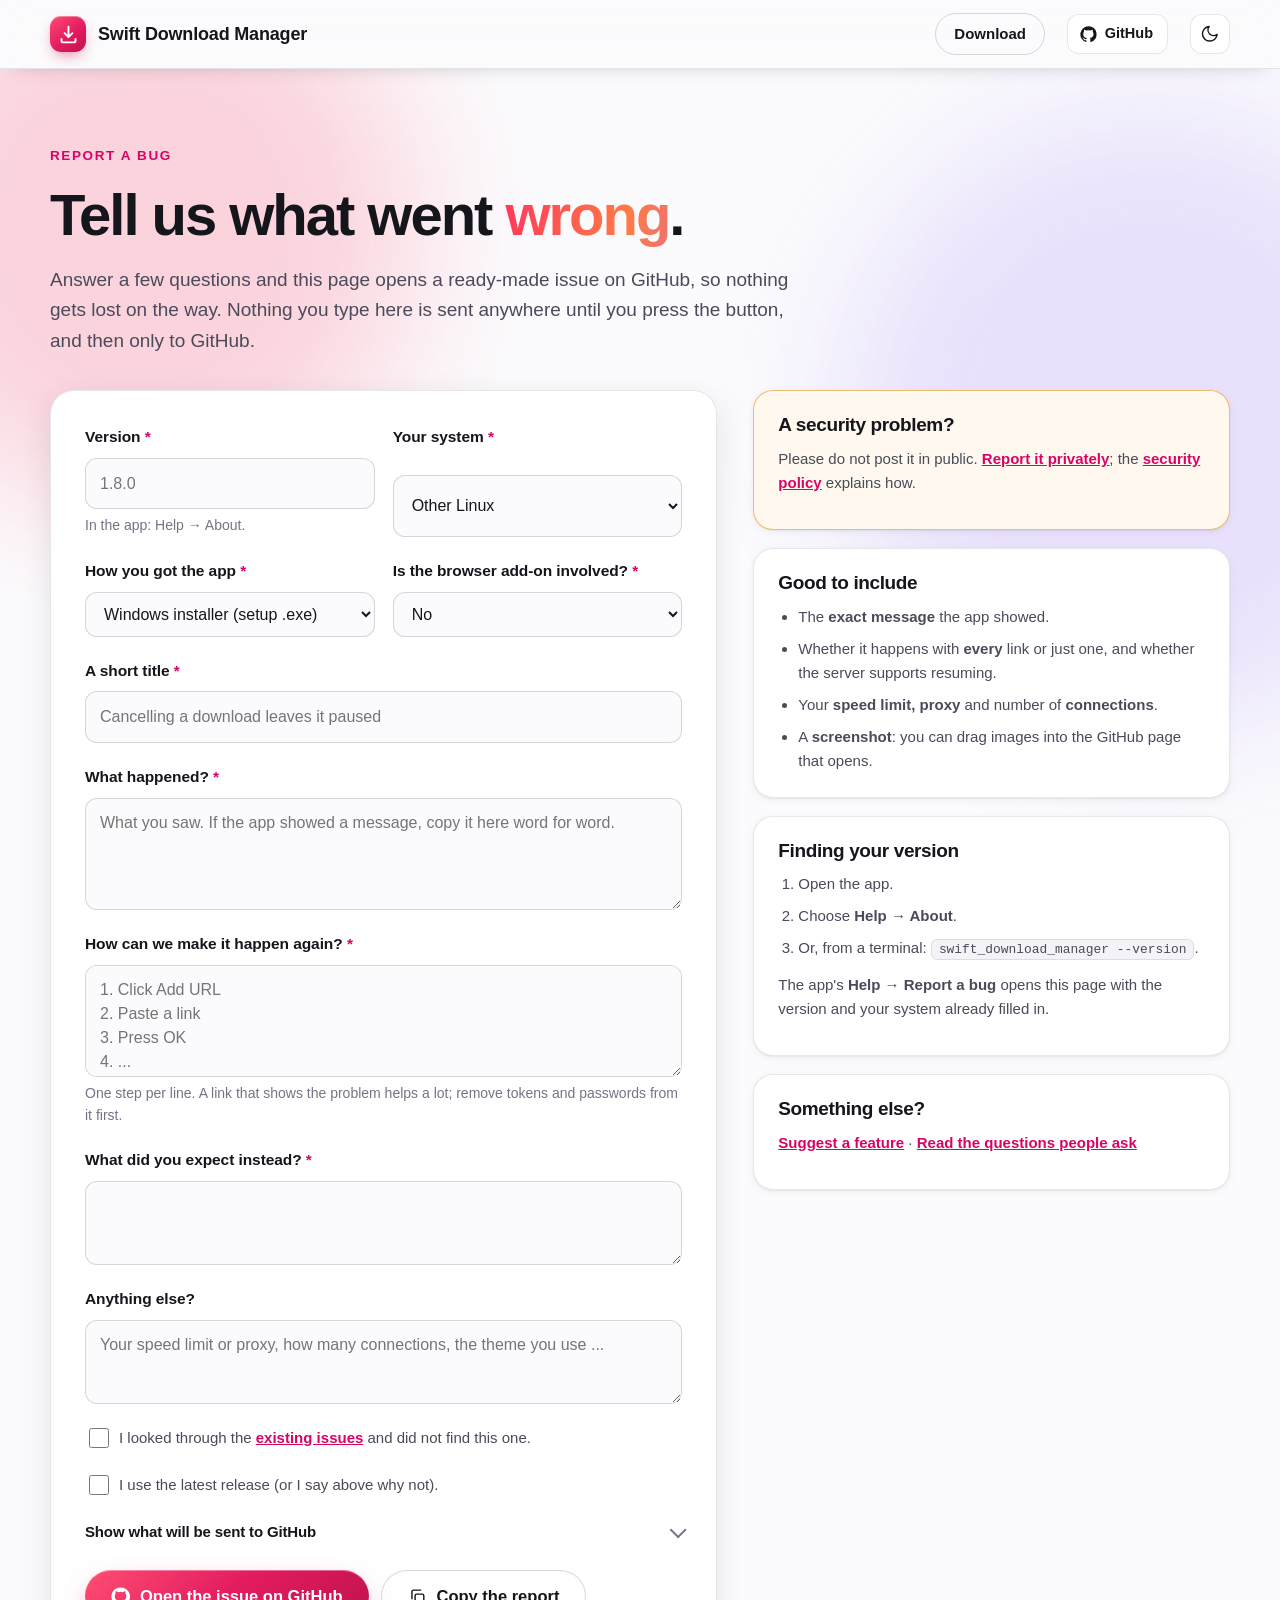
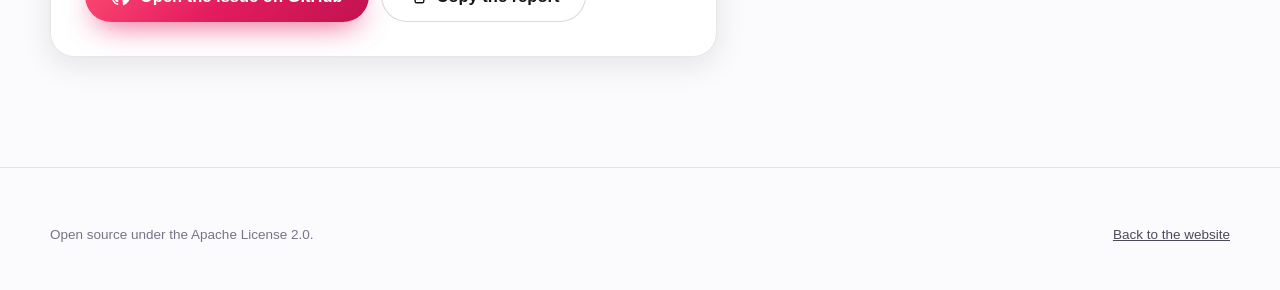
<file: site/report-bug/index.html>
<!doctype html>
<html lang="en" data-theme="light">
<head>
<meta charset="utf-8">
<meta name="viewport" content="width=device-width, initial-scale=1">
<title>Report a bug · Swift Download Manager</title>
<meta name="description" content="Tell us what went wrong in Swift Download Manager. This page checks your report and opens a ready-made issue on GitHub.">
<link rel="canonical" href="https://namitjain07.github.io/Swift-Download-Manager/report-bug/">
<link rel="icon" href="../assets/favicon.svg" type="image/svg+xml">
<script>
(function () { try { var s = localStorage.getItem("sdm-site-theme"); var d = s ? s === "dark" : matchMedia("(prefers-color-scheme: dark)").matches; document.documentElement.setAttribute("data-theme", d ? "dark" : "light"); } catch (e) {} })();
</script>
<link rel="stylesheet" href="../assets/styles.css">
<style>
  .rb { padding: 72px 0 110px; position: relative; isolation: isolate; overflow: clip; }
  .rb-grid { display: grid; grid-template-columns: 1.4fr 1fr; gap: 36px; align-items: start; margin-top: 8px; }
  .form { border: 1px solid var(--line); border-radius: 24px; background: var(--card); box-shadow: var(--shadow-m); padding: 34px; display: grid; gap: 22px; }
  .field { display: grid; gap: 8px; }
  .field label, .field legend { font-weight: 650; font-size: 15.5px; letter-spacing: -.005em; }
  .field .hint { font-size: 14px; color: var(--ink-3); margin-top: -3px; }
  .field .req { color: var(--accent-ink); }
  .field input, .field select, .field textarea { width: 100%; font: inherit; font-size: 16px; color: var(--ink); background: var(--bg); border: 1px solid var(--line-2); border-radius: 12px; padding: 12px 14px; transition: border-color .15s, box-shadow .15s; }
  .field textarea { min-height: 112px; resize: vertical; line-height: 1.5; }
  .field input:hover, .field select:hover, .field textarea:hover { border-color: var(--ink-3); }
  .field input:focus, .field select:focus, .field textarea:focus { outline: none; border-color: var(--accent); box-shadow: 0 0 0 4px color-mix(in srgb, var(--accent) 22%, transparent); }
  .field.bad input, .field.bad select, .field.bad textarea { border-color: #dc2626; }
  .field .err { color: #dc2626; font-size: 13.5px; display: none; }
  .field.bad .err { display: block; }
  .row2 { display: grid; grid-template-columns: 1fr 1fr; gap: 18px; }
  .check { display: grid; grid-template-columns: 22px 1fr; gap: 12px; align-items: start; font-size: 15px; color: var(--ink-2); }
  .check input { width: 20px; height: 20px; margin-top: 2px; accent-color: var(--accent); }
  .actions { display: flex; gap: 12px; flex-wrap: wrap; align-items: center; margin-top: 4px; }
  .side { display: grid; gap: 18px; position: sticky; top: 92px; }
  .card { border: 1px solid var(--line); border-radius: 20px; background: var(--card); padding: 24px; box-shadow: var(--shadow-s); }
  .card h3 { font-size: 19px; letter-spacing: -.02em; margin-bottom: 12px; }
  .card ol, .card ul { margin: 0; padding-left: 20px; color: var(--ink-2); font-size: 15px; display: grid; gap: 8px; }
  .card p { margin: 0 0 10px; color: var(--ink-2); font-size: 15px; }
  .card a { color: var(--accent-ink); font-weight: 600; }
  .card.warn { border-color: color-mix(in srgb, #f59e0b 50%, var(--line)); background: color-mix(in srgb, #f59e0b 7%, var(--card)); }
  .preview { margin-top: 8px; border-radius: 14px; background: var(--code-bg); color: var(--code-ink); font-family: var(--mono); font-size: 12.5px; line-height: 1.6; padding: 16px 18px; white-space: pre-wrap; word-break: break-word; max-height: 320px; overflow: auto; }
  details.pv summary { padding: 0; font-size: 15px; font-weight: 650; }
  details.pv { border: 0; background: none; }
  .sent { display: none; padding: 16px 18px; border-radius: 14px; background: color-mix(in srgb, var(--good) 12%, transparent); color: var(--ink); font-size: 15px; }
  .sent.show { display: block; }
  .count { font-size: 13px; color: var(--ink-3); }
  @media (max-width: 960px) { .rb-grid { grid-template-columns: 1fr; } .side { position: static; } .row2 { grid-template-columns: 1fr; } .form { padding: 22px; } }
</style>
</head>
<body>
<svg width="0" height="0" style="position:absolute" aria-hidden="true" focusable="false"><defs>
  <symbol id="i-download" viewBox="0 0 24 24"><path d="M12 3v12m0 0l-4.5-4.5M12 15l4.5-4.5M4 17v2a2 2 0 002 2h12a2 2 0 002-2v-2"/></symbol>
  <symbol id="i-moon" viewBox="0 0 24 24"><path d="M21 12.8A9 9 0 1111.2 3a7 7 0 009.8 9.8z"/></symbol>
  <symbol id="i-sun" viewBox="0 0 24 24"><circle cx="12" cy="12" r="4"/><path d="M12 2v2M12 20v2M4.9 4.9l1.4 1.4M17.7 17.7l1.4 1.4M2 12h2M20 12h2M4.9 19.1l1.4-1.4M17.7 6.3l1.4-1.4"/></symbol>
  <symbol id="i-github" viewBox="0 0 24 24"><path fill="currentColor" stroke="none" d="M12 .5a11.5 11.5 0 00-3.64 22.41c.58.1.79-.25.79-.56v-2c-3.2.7-3.88-1.37-3.88-1.37-.52-1.33-1.28-1.69-1.28-1.69-1.05-.72.08-.7.08-.7 1.16.08 1.77 1.19 1.77 1.19 1.03 1.77 2.7 1.26 3.36.96.1-.75.4-1.26.73-1.55-2.55-.29-5.23-1.28-5.23-5.68 0-1.25.45-2.28 1.19-3.08-.12-.29-.52-1.46.11-3.05 0 0 .97-.31 3.17 1.18a10.9 10.9 0 015.78 0c2.2-1.49 3.17-1.18 3.17-1.18.63 1.59.23 2.76.11 3.05.74.8 1.19 1.83 1.19 3.08 0 4.41-2.69 5.38-5.25 5.67.41.36.78 1.06.78 2.14v3.17c0 .31.21.67.8.56A11.5 11.5 0 0012 .5z"/></symbol>
  <symbol id="i-external" viewBox="0 0 24 24"><path d="M14 4h6v6M20 4l-9 9M18 14v5a1 1 0 01-1 1H5a1 1 0 01-1-1V7a1 1 0 011-1h5"/></symbol>
  <symbol id="i-copy" viewBox="0 0 24 24"><rect x="9" y="9" width="11" height="11" rx="2"/><path d="M5 15V6a2 2 0 012-2h9"/></symbol>
  <symbol id="i-shield" viewBox="0 0 24 24"><path d="M12 3l8 3v6c0 5-3.5 8-8 9-4.5-1-8-4-8-9V6z"/><path d="M8.5 12l2.5 2.5L15.5 9.5"/></symbol>
</defs></svg>

<header class="nav scrolled" id="nav">
  <div class="wrap in">
    <a class="brand" href="../" aria-label="Swift Download Manager, home"><span class="mark"><svg class="ico" aria-hidden="true"><use href="#i-download"/></svg></span>Swift Download Manager</a>
    <span class="grow"></span>
    <a class="btn sm ghost" href="../#download">Download</a>
    <a class="stars" href="https://github.com/Namitjain07/Swift-Download-Manager" rel="noopener"><svg class="ico" aria-hidden="true"><use href="#i-github"/></svg><span>GitHub</span></a>
    <button class="icon-btn" id="theme-toggle" type="button" aria-label="Switch between light and dark"><svg class="ico moon" aria-hidden="true"><use href="#i-moon"/></svg><svg class="ico sun" aria-hidden="true"><use href="#i-sun"/></svg></button>
  </div>
</header>

<main class="rb">
  <span class="blob a" aria-hidden="true"></span><span class="blob b" aria-hidden="true"></span>
  <div class="wrap">
    <div class="sec-head" style="margin-bottom:34px">
      <span class="eyebrow">Report a bug</span>
      <h2>Tell us what went <span class="grad">wrong</span>.</h2>
      <p>Answer a few questions and this page opens a ready-made issue on GitHub, so nothing gets lost on the way. Nothing you type here is sent anywhere until you press the button, and then only to GitHub.</p>
    </div>

    <div class="rb-grid">
      <form class="form" id="form" novalidate>
        <div class="row2">
          <div class="field"><label for="f-version">Version <span class="req">*</span></label>
            <input id="f-version" name="version" list="versions" placeholder="1.9.0" autocomplete="off" required>
            <datalist id="versions"></datalist>
            <div class="hint">In the app: Help → About.</div><div class="err">Please say which version you use.</div></div>
          <div class="field"><label for="f-system">Your system <span class="req">*</span></label>
            <select id="f-system" name="system" required>
              <option>Windows 11</option><option>Windows 10</option><option>Ubuntu / Debian / Mint</option><option>Other Linux</option><option>macOS</option><option>Other</option>
            </select></div>
        </div>
        <div class="row2">
          <div class="field"><label for="f-install">How you got the app <span class="req">*</span></label>
            <select id="f-install" name="install" required>
              <option>Windows installer (setup .exe)</option><option>SwiftDownloadManager.exe (Windows)</option><option>Windows .zip</option><option>Linux .deb</option><option>Arch package</option><option>Docker image</option><option>Built from the source myself</option><option>Other</option>
            </select></div>
          <div class="field"><label for="f-addon">Is the browser add-on involved? <span class="req">*</span></label>
            <select id="f-addon" name="addon" required><option>No</option><option>Yes, in Chrome / Edge / Brave / Opera</option><option>Yes, in Firefox</option></select></div>
        </div>
        <div class="field"><label for="f-title">A short title <span class="req">*</span></label>
          <input id="f-title" name="title" maxlength="120" placeholder="Cancelling a download leaves it paused" required>
          <div class="err">A few words about the problem, please.</div></div>
        <div class="field"><label for="f-what">What happened? <span class="req">*</span></label>
          <textarea id="f-what" name="what" placeholder="What you saw. If the app showed a message, copy it here word for word." required></textarea>
          <div class="err">Tell us what you saw.</div></div>
        <div class="field"><label for="f-steps">How can we make it happen again? <span class="req">*</span></label>
          <textarea id="f-steps" name="steps" placeholder="1. Click Add URL&#10;2. Paste a link&#10;3. Press OK&#10;4. ..." required></textarea>
          <div class="hint">One step per line. A link that shows the problem helps a lot; remove tokens and passwords from it first.</div>
          <div class="err">Please list the steps you took.</div></div>
        <div class="field"><label for="f-expected">What did you expect instead? <span class="req">*</span></label>
          <textarea id="f-expected" name="expected" style="min-height:84px" required></textarea><div class="err">Please say what should have happened.</div></div>
        <div class="field"><label for="f-extra">Anything else?</label>
          <textarea id="f-extra" name="extra" style="min-height:84px" placeholder="Your speed limit or proxy, how many connections, the theme you use ..."></textarea></div>
        <label class="check"><input type="checkbox" id="f-dup"><span>I looked through the <a href="https://github.com/Namitjain07/Swift-Download-Manager/issues?q=is%3Aissue" rel="noopener" style="color:var(--accent-ink);font-weight:600">existing issues</a> and did not find this one.</span></label>
        <label class="check"><input type="checkbox" id="f-latest"><span>I use the latest release (or I say above why not).</span></label>
        <details class="pv"><summary>Show what will be sent to GitHub</summary><div class="preview" id="preview" aria-live="polite"></div></details>
        <div class="actions">
          <button class="btn primary" type="submit" id="send"><svg class="ico" aria-hidden="true"><use href="#i-github"/></svg>Open the issue on GitHub</button>
          <button class="btn" type="button" id="copy"><svg class="ico" aria-hidden="true"><use href="#i-copy"/></svg>Copy the report</button>
          <span class="count" id="count"></span>
        </div>
        <div class="sent" id="sent" role="status"></div>
      </form>

      <aside class="side">
        <div class="card warn"><h3>A security problem?</h3><p>Please do not post it in public. <a href="https://github.com/Namitjain07/Swift-Download-Manager/security/advisories/new" rel="noopener">Report it privately</a>; the <a href="https://github.com/Namitjain07/Swift-Download-Manager/blob/main/SECURITY.md" rel="noopener">security policy</a> explains how.</p></div>
        <div class="card"><h3>Good to include</h3><ul>
          <li>The <b>exact message</b> the app showed.</li>
          <li>Whether it happens with <b>every</b> link or just one, and whether the server supports resuming.</li>
          <li>Your <b>speed limit, proxy</b> and number of <b>connections</b>.</li>
          <li>A <b>screenshot</b>: you can drag images into the GitHub page that opens.</li>
        </ul></div>
        <div class="card"><h3>Finding your version</h3><ol>
          <li>Open the app.</li><li>Choose <b>Help → About</b>.</li><li>Or, from a terminal: <span class="kbd">swift_download_manager --version</span>.</li></ol>
          <p style="margin-top:12px">The app's <b>Help → Report a bug</b> opens this page with the version and your system already filled in.</p></div>
        <div class="card"><h3>Something else?</h3><p><a href="https://github.com/Namitjain07/Swift-Download-Manager/issues/new?template=feature_request.yml" rel="noopener">Suggest a feature</a> · <a href="../#faq">Read the questions people ask</a></p></div>
      </aside>
    </div>
  </div>
</main>

<footer><div class="wrap"><div class="legal" style="margin-top:0;padding-top:0;border:0"><span>Open source under the Apache License 2.0.</span><a href="../" style="color:var(--ink-2)">Back to the website</a></div></div></footer>
<script src="../assets/report.js" defer></script>
</body>
</html>
</file>
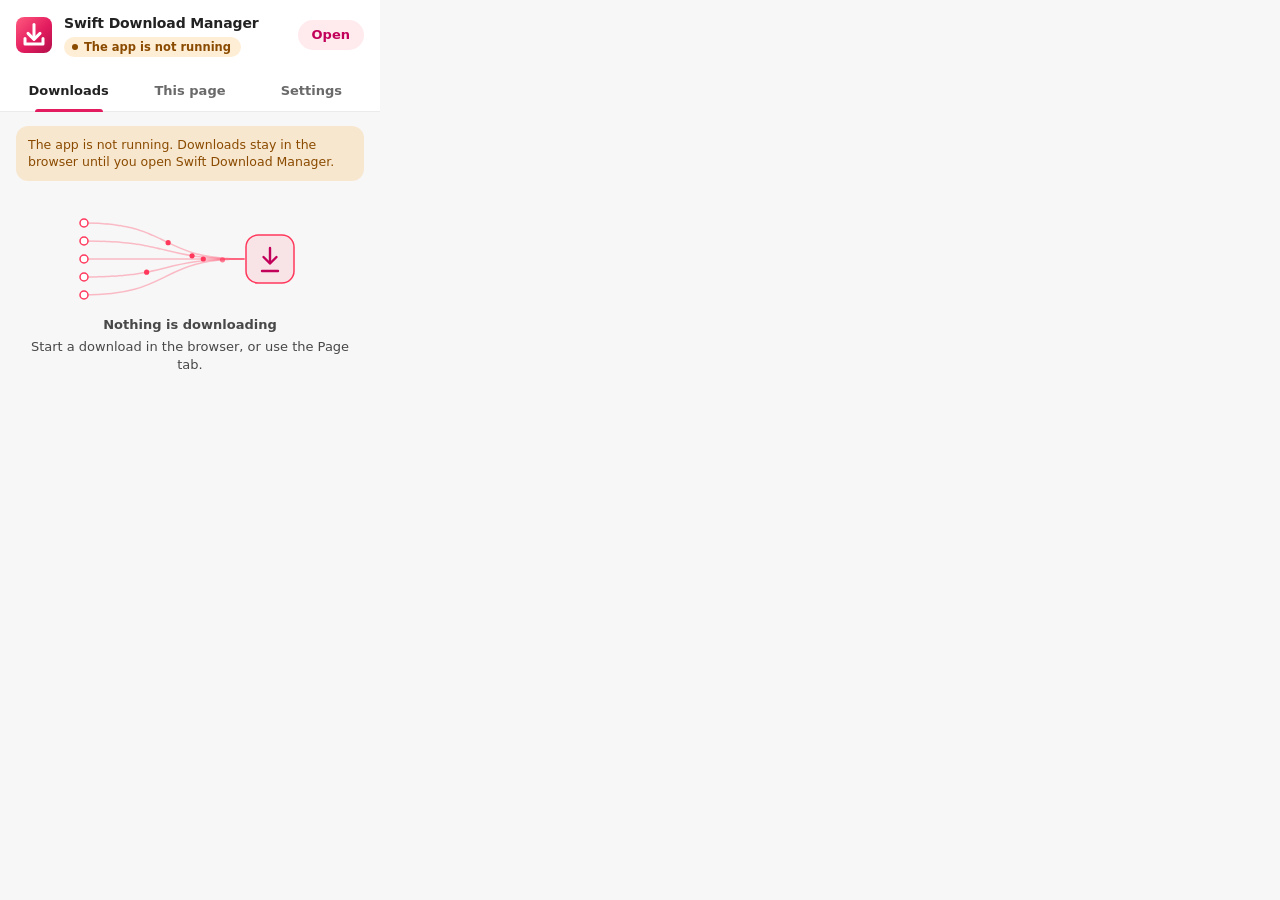
<file: browser-extension/chrome-unpacked/popup.html>
<!doctype html>
<html lang="en">
  <head>
    <meta charset="utf-8" />
    <meta name="viewport" content="width=device-width, initial-scale=1" />
    <title>Swift Download Manager</title>
    <link rel="stylesheet" href="popup.css" />
  </head>
  <body>
    <header>
      <svg class="mark" viewBox="0 0 36 36" width="36" height="36" aria-hidden="true">
        <defs>
          <linearGradient id="g" x1="0" y1="0" x2="1" y2="1"><stop offset="0" stop-color="#ff5a7e" /><stop offset=".55" stop-color="#e31c5f" /><stop offset="1" stop-color="#b30f4a" /></linearGradient>
        </defs>
        <rect width="36" height="36" rx="8.1" fill="url(#g)" />
        <g fill="none" stroke="#fff" stroke-width="3" stroke-linecap="round" stroke-linejoin="round">
          <path d="M18 7.4v12.2" />
          <path d="M12 16.4 18 22.4l6-6" />
          <path d="M9 21.6v5.4h18v-5.4" />
        </g>
      </svg>
      <div class="title">
        <h1>Swift Download Manager</h1>
        <span id="status" class="pill wait" role="status"><i></i><span id="statusText">Checking…</span></span>
      </div>
      <button type="button" class="open" id="openApp" title="Open the app window">Open</button>
    </header>

    <nav class="tabs" role="tablist" aria-label="Pop-up sections">
      <button type="button" role="tab" id="t-downloads" aria-selected="true" aria-controls="p-downloads">Downloads<span class="count" id="countDownloads" hidden></span></button>
      <button type="button" role="tab" id="t-page" aria-selected="false" aria-controls="p-page" tabindex="-1">This page<span class="count" id="countPage" hidden></span></button>
      <button type="button" role="tab" id="t-settings" aria-selected="false" aria-controls="p-settings" tabindex="-1">Settings</button>
    </nav>

    <main>
      <!-- What the app is downloading now -->
      <section id="p-downloads" role="tabpanel" aria-labelledby="t-downloads">
        <p id="offline" class="notice" hidden>The app is not running. Downloads stay in the browser until you open Swift Download Manager.</p>
        <div id="update" class="notice update" hidden></div>
        <div class="summary" id="summary" hidden>
          <div><b id="sumSpeed">0 B/s</b><small id="sumText"></small></div>
          <div class="actions">
            <button type="button" class="btn small" id="pauseAll">Pause all</button>
            <button type="button" class="btn small" id="resumeAll">Resume all</button>
          </div>
        </div>
        <div id="downloads" class="list"></div>
        <div class="empty" id="emptyDownloads">
          <svg viewBox="0 0 240 96" width="240" height="96" aria-hidden="true">
            <g fill="none" stroke="var(--accent)" stroke-opacity=".32" stroke-width="1.5" stroke-linecap="round">
              <path id="c1" d="M14 12C103 12 87 48 174 48" /><path id="c2" d="M14 30C103 30 87 48 174 48" /><path id="c3" d="M14 48C103 48 87 48 174 48" /><path id="c4" d="M14 66C103 66 87 48 174 48" /><path id="c5" d="M14 84C103 84 87 48 174 48" />
            </g>
            <g fill="var(--card)" stroke="var(--accent)" stroke-width="1.5"><circle cx="14" cy="12" r="4" /><circle cx="14" cy="30" r="4" /><circle cx="14" cy="48" r="4" /><circle cx="14" cy="66" r="4" /><circle cx="14" cy="84" r="4" /></g>
            <g fill="var(--accent)">
              <circle r="2.6" opacity="0"><animateMotion dur="2.4s" repeatCount="indefinite" begin="-0.2s"><mpath href="#c1" /></animateMotion><animate attributeName="opacity" values="0;1;1;0" keyTimes="0;.15;.8;1" dur="2.4s" repeatCount="indefinite" begin="-0.2s" /></circle>
              <circle r="2.6" opacity="0"><animateMotion dur="2.9s" repeatCount="indefinite" begin="-0.9s"><mpath href="#c2" /></animateMotion><animate attributeName="opacity" values="0;1;1;0" keyTimes="0;.15;.8;1" dur="2.9s" repeatCount="indefinite" begin="-0.9s" /></circle>
              <circle r="2.6" opacity="0"><animateMotion dur="2.1s" repeatCount="indefinite" begin="-0.5s"><mpath href="#c3" /></animateMotion><animate attributeName="opacity" values="0;1;1;0" keyTimes="0;.15;.8;1" dur="2.1s" repeatCount="indefinite" begin="-0.5s" /></circle>
              <circle r="2.6" opacity="0"><animateMotion dur="3s" repeatCount="indefinite" begin="-0.1s"><mpath href="#c4" /></animateMotion><animate attributeName="opacity" values="0;1;1;0" keyTimes="0;.15;.8;1" dur="3s" repeatCount="indefinite" begin="-0.1s" /></circle>
              <circle r="2.6" opacity="0"><animateMotion dur="2.6s" repeatCount="indefinite" begin="-1.2s"><mpath href="#c5" /></animateMotion><animate attributeName="opacity" values="0;1;1;0" keyTimes="0;.15;.8;1" dur="2.6s" repeatCount="indefinite" begin="-1.2s" /></circle>
            </g>
            <rect x="176" y="24" width="48" height="48" rx="12" fill="var(--accent-tint)" stroke="var(--accent)" stroke-width="1.5" />
            <g fill="none" stroke="var(--accent-ink)" stroke-width="2.4" stroke-linecap="round" stroke-linejoin="round"><path d="M200 37v15" /><path d="M193.5 46 200 52.5 206.5 46" /><path d="M192 60h16" /></g>
          </svg>
          <p><b>Nothing is downloading</b></p>
          <p>Start a download in the browser, or use the Page tab.</p>
        </div>
      </section>

      <!-- Videos, sounds and links on the page in front -->
      <section id="p-page" role="tabpanel" aria-labelledby="t-page" hidden>
        <h2>Videos and sounds</h2>
        <div id="media" class="list"></div>
        <div class="empty small" id="emptyMedia"><p><b>Nothing found yet</b></p><p>Play the video or sound on the page, then open this again.</p></div>

        <h2>Files linked on this page</h2>
        <div class="filters" id="filters" role="group" aria-label="Show" hidden></div>
        <div id="links" class="list links"></div>
        <div class="empty small" id="emptyLinks"><p id="linksText"><b>Looking…</b></p></div>
        <div class="bar" id="linkBar" hidden>
          <label class="check"><input type="checkbox" id="pickAll" /><span>All shown</span></label>
          <button type="button" class="btn primary" id="sendLinks" disabled>Download</button>
        </div>
      </section>

      <!-- What the add-on catches -->
      <section id="p-settings" role="tabpanel" aria-labelledby="t-settings" hidden>
        <div class="card">
          <label class="row" for="catchAll">
            <span class="text"><b>Send browser downloads to the app</b><small>Files you download in the browser open in Swift Download Manager instead.</small></span>
            <span class="switch"><input type="checkbox" id="catchAll" role="switch" /><span class="track"><span class="knob"></span></span></span>
          </label>
        </div>
        <h2>What to catch</h2>
        <div class="card form">
          <label class="field">
            <span>Only files bigger than</span>
            <span class="inline"><input type="number" id="minSize" min="0" max="100000" step="1" inputmode="numeric" /><em>MB</em></span>
            <small>Smaller files are left to the browser. 0 catches everything.</small>
          </label>
          <label class="field">
            <span>Only these file types</span>
            <input type="text" id="onlyTypes" placeholder="zip rar exe iso mp4 (empty: all)" spellcheck="false" autocomplete="off" />
          </label>
          <label class="field">
            <span>Leave these sites to the browser</span>
            <textarea id="excludeHosts" rows="3" placeholder="example.com&#10;files.example.org" spellcheck="false"></textarea>
            <small>One site per line. Its subdomains are included.</small>
          </label>
        </div>
        <p class="hint"><b>Tip:</b> hold <kbd>Alt</kbd> while you click a link to let the browser download that one itself. Right-click a link and choose “Download with Swift Download Manager” to send it by hand.</p>
        <p class="saved" id="saved" role="status" hidden>Saved</p>
      </section>
    </main>
    <script src="popup.js"></script>
  </body>
</html>
</file>
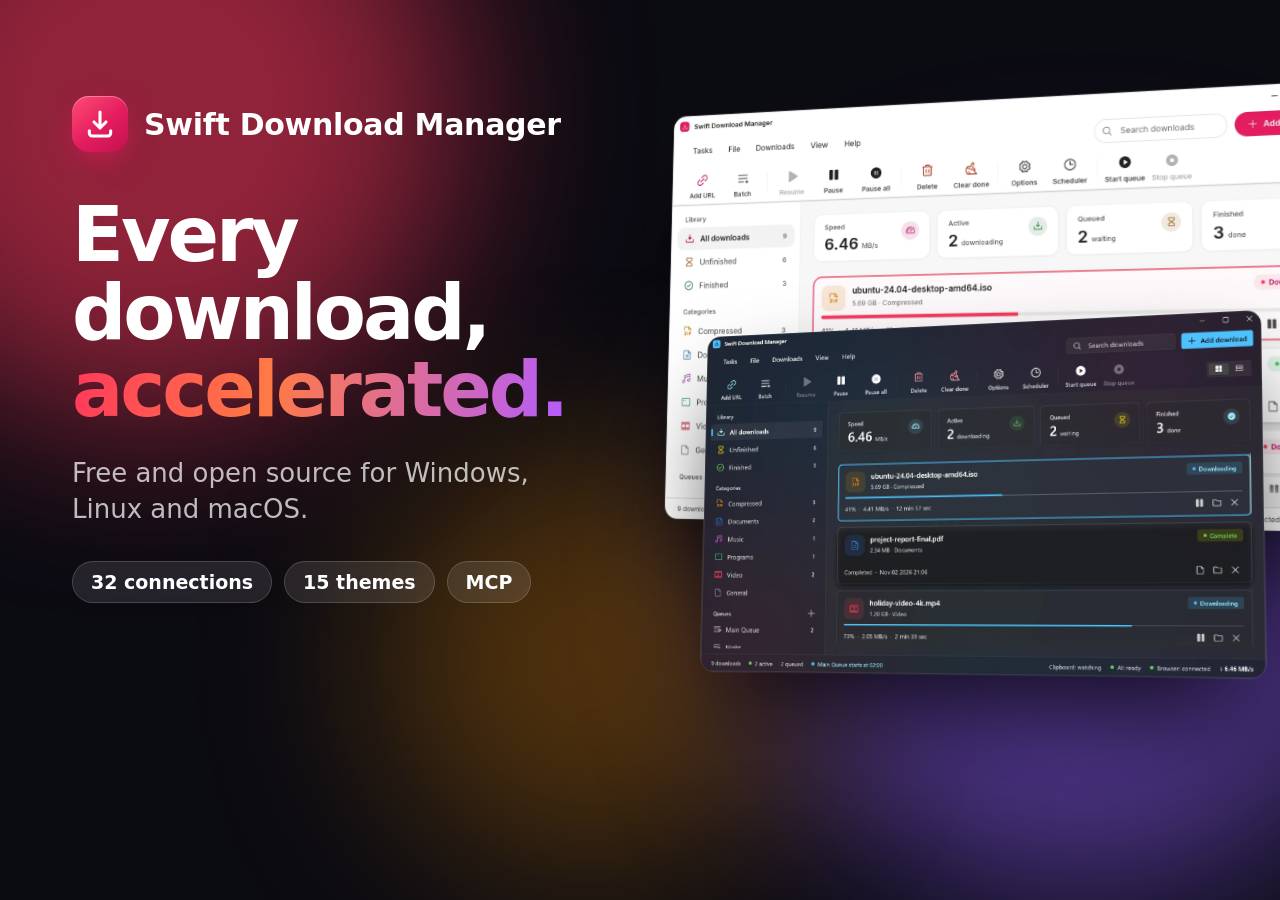
<file: site/tools/og.html>
<!doctype html>
<html lang="en"><head><meta charset="utf-8"><title>Swift Download Manager: the picture shown when the link is shared</title><style>
/* The picture that shows when the link is shared (1200x630). Rendered by tools/make-og.sh with a headless browser. */
*{box-sizing:border-box;margin:0}
body{width:1200px;height:630px;overflow:hidden;font-family:"Segoe UI Variable Display","Segoe UI",system-ui,sans-serif;color:#fff;background:#0b0b12;position:relative}
.glow{position:absolute;border-radius:50%;filter:blur(90px)}
.g1{width:620px;height:620px;left:-160px;top:-200px;background:rgba(255,56,92,.55)}
.g2{width:640px;height:640px;right:-200px;bottom:-260px;background:rgba(139,92,246,.55)}
.g3{width:420px;height:420px;left:380px;bottom:-240px;background:rgba(255,149,0,.28)}
.copy{position:absolute;left:72px;top:96px;width:520px}
.brand{display:flex;align-items:center;gap:16px;font-size:30px;font-weight:700;letter-spacing:-.01em}
.mark{width:56px;height:56px;border-radius:17px;background:linear-gradient(140deg,#ff4d73,#e31c5f 55%,#c2124f);display:grid;place-items:center;box-shadow:0 10px 30px -8px rgba(227,28,95,.9),inset 0 1px 0 rgba(255,255,255,.35)}
.mark svg{width:32px;height:32px;fill:none;stroke:#fff;stroke-width:2.3;stroke-linecap:round;stroke-linejoin:round}
h1{font-size:76px;line-height:1.02;letter-spacing:-.04em;margin-top:44px;font-weight:780}
h1 span{background:linear-gradient(100deg,#ff385c,#ff7a45 40%,#b45cff);-webkit-background-clip:text;color:transparent}
p{font-size:26px;line-height:1.4;color:rgba(255,255,255,.72);margin-top:26px}
.pills{display:flex;gap:12px;margin-top:34px}
.pills b{font-size:19px;font-weight:650;padding:9px 18px;border-radius:99px;background:rgba(255,255,255,.1);border:1px solid rgba(255,255,255,.16)}
.shot{position:absolute;left:640px;top:96px;width:700px;border-radius:14px;overflow:hidden;transform:perspective(1400px) rotateY(-14deg) rotateX(5deg) rotate(-1deg);box-shadow:0 50px 100px -20px rgba(0,0,0,.8),0 0 0 1px rgba(255,255,255,.14)}
.shot img{display:block;width:100%}
.shot2{left:700px;top:330px;width:560px;transform:perspective(1400px) rotateY(-14deg) rotateX(5deg) rotate(-1deg) translateZ(40px)}
</style></head><body>
<div class="glow g1"></div><div class="glow g2"></div><div class="glow g3"></div>
<div class="copy">
  <div class="brand"><div class="mark"><svg viewBox="0 0 24 24"><path d="M12 3v12m0 0l-4.5-4.5M12 15l4.5-4.5M4 17v2a2 2 0 002 2h12a2 2 0 002-2v-2"/></svg></div>Swift Download Manager</div>
  <h1>Every download, <span>accelerated.</span></h1>
  <p>Free and open source for Windows, Linux and macOS.</p>
  <div class="pills"><b>32 connections</b><b>15 themes</b><b>MCP</b></div>
</div>
<div class="shot"><img src="../assets/img/themes/coral-light.webp"></div>
<div class="shot shot2"><img src="../assets/img/themes/winui-dark.webp"></div>
</body></html>
</file>
<file: site/assets/styles.css>
/* Swift Download Manager: the website.
   One stylesheet, no frameworks, nothing loaded from other sites. Light and dark follow the visitor's system
   (or the switch in the header); every animation is switched off for people who ask their system for less motion. */

:root {
  --bg: #fbfbfd;
  --bg-2: #f3f3f8;
  --card: #ffffff;
  --card-2: #f7f7fb;
  --ink: #15151c;
  --ink-2: #4a4a5a;
  --ink-3: #747486;
  --line: rgba(21, 21, 40, .1);
  --line-2: rgba(21, 21, 40, .16);
  --accent: #ff385c;
  --accent-2: #ff7a45;
  --accent-3: #8b5cf6;
  --accent-ink: #d70466;
  --on-accent: #fff;
  --win: #0067c0;
  --win-2: #4cc2ff;
  --good: #16a34a;
  --glow-a: rgba(255, 56, 92, .22);
  --glow-b: rgba(139, 92, 246, .18);
  --glow-c: rgba(255, 149, 0, .16);
  --shadow-s: 0 1px 2px rgba(20, 20, 40, .06), 0 2px 8px rgba(20, 20, 40, .05);
  --shadow-m: 0 8px 30px rgba(20, 20, 40, .1);
  --shadow-l: 0 30px 80px -20px rgba(30, 20, 60, .35), 0 12px 30px -12px rgba(30, 20, 60, .25);
  --glass: rgba(255, 255, 255, .72);
  --grid-line: rgba(21, 21, 40, .05);
  --code-bg: #14141c;
  --code-ink: #e8e8f2;
  --radius: 20px;
  --radius-s: 12px;
  --max: 1180px;
  --font: "Segoe UI Variable Display", "Segoe UI Variable Text", "Segoe UI", -apple-system, BlinkMacSystemFont, "SF Pro Display", Inter, Roboto, "Helvetica Neue", Arial, sans-serif;
  --mono: ui-monospace, "Cascadia Code", "SF Mono", Menlo, Consolas, "Liberation Mono", monospace;
  color-scheme: light;
}
:root[data-theme="dark"] {
  --bg: #09090d;
  --bg-2: #101016;
  --card: #14141c;
  --card-2: #1a1a24;
  --ink: #f4f4f9;
  --ink-2: #b9b9c8;
  --ink-3: #8a8a9c;
  --line: rgba(255, 255, 255, .09);
  --line-2: rgba(255, 255, 255, .16);
  --accent-ink: #ff7a93;
  --glow-a: rgba(255, 56, 92, .28);
  --glow-b: rgba(139, 92, 246, .26);
  --glow-c: rgba(255, 149, 0, .14);
  --shadow-s: 0 1px 2px rgba(0, 0, 0, .5);
  --shadow-m: 0 10px 34px rgba(0, 0, 0, .5);
  --shadow-l: 0 40px 90px -20px rgba(0, 0, 0, .8), 0 12px 30px -12px rgba(0, 0, 0, .7);
  --glass: rgba(20, 20, 28, .66);
  --grid-line: rgba(255, 255, 255, .045);
  --code-bg: #0c0c12;
  color-scheme: dark;
}

*, *::before, *::after { box-sizing: border-box; }
html { scroll-behavior: smooth; scroll-padding-top: 84px; -webkit-text-size-adjust: 100%; }
body { margin: 0; background: var(--bg); color: var(--ink); font: 17px/1.6 var(--font); -webkit-font-smoothing: antialiased; text-rendering: optimizeLegibility; overflow-x: hidden; }
img, svg, video, picture { display: block; max-width: 100%; }
a { color: inherit; }
button { font: inherit; color: inherit; cursor: pointer; }
:focus-visible { outline: 3px solid color-mix(in srgb, var(--accent) 70%, #fff); outline-offset: 3px; border-radius: 8px; }
[hidden] { display: none !important; }
.sr { position: absolute; width: 1px; height: 1px; overflow: hidden; clip: rect(0 0 0 0); white-space: nowrap; }
.skip { position: absolute; left: 16px; top: -60px; z-index: 100; background: var(--ink); color: var(--bg); padding: 10px 16px; border-radius: 10px; text-decoration: none; transition: top .2s; }
.skip:focus { top: 12px; }
.wrap { width: min(var(--max), 100% - 48px); margin-inline: auto; }
.ico { width: 1.15em; height: 1.15em; fill: none; stroke: currentColor; stroke-width: 1.8; stroke-linecap: round; stroke-linejoin: round; flex: none; }

/* ------------------------------------------------------------------ header */
.nav { position: sticky; top: 0; z-index: 50; backdrop-filter: saturate(180%) blur(18px); -webkit-backdrop-filter: saturate(180%) blur(18px); background: color-mix(in srgb, var(--bg) 78%, transparent); border-bottom: 1px solid transparent; transition: border-color .25s, box-shadow .25s; }
.nav.scrolled { border-color: var(--line); box-shadow: 0 6px 24px -16px rgba(0, 0, 0, .4); }
.nav .in { display: flex; align-items: center; gap: 22px; height: 68px; }
.brand { display: flex; align-items: center; gap: 12px; font-weight: 700; letter-spacing: -.01em; text-decoration: none; font-size: 18px; }
.brand .mark { width: 36px; height: 36px; border-radius: 11px; background: linear-gradient(140deg, #ff4d73, #e31c5f 55%, #c2124f); display: grid; place-items: center; color: #fff; box-shadow: 0 6px 16px -6px rgba(227, 28, 95, .8), inset 0 1px 0 rgba(255, 255, 255, .35); }
.brand .mark svg { width: 21px; height: 21px; stroke-width: 2.2; }
.nav ul { display: flex; gap: 4px; list-style: none; margin: 0 0 0 14px; padding: 0; }
.nav ul a { display: block; padding: 8px 13px; border-radius: 999px; text-decoration: none; font-size: 15px; font-weight: 550; color: var(--ink-2); transition: color .15s, background .15s; }
.nav ul a:hover { color: var(--ink); background: color-mix(in srgb, var(--ink) 6%, transparent); }
.nav ul a.on { color: var(--ink); background: color-mix(in srgb, var(--ink) 8%, transparent); }
.nav .grow { flex: 1; }
.icon-btn { width: 40px; height: 40px; border-radius: 12px; border: 1px solid var(--line); background: var(--card); display: grid; place-items: center; transition: transform .15s, border-color .15s, background .15s; }
.icon-btn:hover { border-color: var(--line-2); transform: translateY(-1px); }
.icon-btn .sun { display: none; }
:root[data-theme="dark"] .icon-btn .sun { display: block; }
:root[data-theme="dark"] .icon-btn .moon { display: none; }
.stars { display: inline-flex; align-items: center; gap: 8px; height: 40px; padding: 0 14px 0 12px; border-radius: 12px; border: 1px solid var(--line); background: var(--card); text-decoration: none; font-size: 14.5px; font-weight: 600; transition: border-color .15s, transform .15s; }
.stars:hover { border-color: var(--line-2); transform: translateY(-1px); }
.stars .n { color: var(--ink-3); font-weight: 600; padding-left: 8px; border-left: 1px solid var(--line); }
.burger { display: none; }

/* ------------------------------------------------------------------ buttons */
.btn { --h: 52px; display: inline-flex; align-items: center; justify-content: center; gap: 10px; height: var(--h); padding: 0 26px; border-radius: 999px; border: 1px solid var(--line-2); background: var(--card); color: var(--ink); font-weight: 650; font-size: 16.5px; text-decoration: none; white-space: nowrap; transition: transform .18s cubic-bezier(.2, .8, .2, 1), box-shadow .2s, background .2s, border-color .2s; }
.btn:hover { transform: translateY(-2px); box-shadow: var(--shadow-m); }
.btn:active { transform: translateY(0) scale(.98); }
.btn.sm { --h: 42px; padding: 0 18px; font-size: 15px; }
.btn.primary { position: relative; border: 0; color: #fff; background: linear-gradient(135deg, #ff4d73 0%, #e31c5f 50%, #c2124f 100%); box-shadow: 0 12px 30px -10px rgba(227, 28, 95, .75), inset 0 1px 0 rgba(255, 255, 255, .35); overflow: hidden; }
.btn.primary::after { content: ""; position: absolute; inset: 0; background: linear-gradient(105deg, transparent 30%, rgba(255, 255, 255, .38) 48%, transparent 66%); transform: translateX(-120%); }
.btn.primary:hover { box-shadow: 0 18px 40px -10px rgba(227, 28, 95, .85), inset 0 1px 0 rgba(255, 255, 255, .4); }
.btn.primary:hover::after { transition: transform .8s ease; transform: translateX(120%); }
.btn.win { border: 0; color: #fff; background: linear-gradient(135deg, #1a86e0, #0067c0 60%, #00539b); box-shadow: 0 12px 28px -10px rgba(0, 103, 192, .8), inset 0 1px 0 rgba(255, 255, 255, .3); }
.btn.ghost { background: transparent; }
.btn small { display: block; font-size: 12px; font-weight: 500; opacity: .85; line-height: 1.1; }
.btn.stack { flex-direction: row; text-align: left; line-height: 1.15; padding-inline: 26px 28px; }

/* ------------------------------------------------------------------ hero */
.hero { position: relative; padding: 76px 0 40px; isolation: isolate; overflow: clip; }
.hero::before { content: ""; position: absolute; inset: 0; z-index: -2; background-image: linear-gradient(var(--grid-line) 1px, transparent 1px), linear-gradient(90deg, var(--grid-line) 1px, transparent 1px); background-size: 56px 56px; mask-image: radial-gradient(ellipse 70% 60% at 50% 30%, #000 30%, transparent 75%); -webkit-mask-image: radial-gradient(ellipse 70% 60% at 50% 30%, #000 30%, transparent 75%); }
.blob { position: absolute; z-index: -1; border-radius: 50%; filter: blur(70px); opacity: .9; will-change: transform; }
.blob.a { width: 560px; height: 560px; left: -140px; top: -120px; background: var(--glow-a); animation: drift 18s ease-in-out infinite alternate; }
.blob.b { width: 620px; height: 620px; right: -180px; top: 40px; background: var(--glow-b); animation: drift 22s ease-in-out -6s infinite alternate-reverse; }
.blob.c { width: 460px; height: 460px; left: 36%; top: 380px; background: var(--glow-c); animation: drift 26s ease-in-out -12s infinite alternate; }
@keyframes drift { from { transform: translate3d(0, 0, 0) scale(1); } to { transform: translate3d(60px, 40px, 0) scale(1.12); } }
.hero-copy { text-align: center; max-width: 880px; margin: 0 auto; }
.pill { display: inline-flex; align-items: center; gap: 10px; padding: 7px 16px 7px 8px; border-radius: 999px; background: var(--glass); border: 1px solid var(--line); backdrop-filter: blur(10px); font-size: 14.5px; font-weight: 600; color: var(--ink-2); text-decoration: none; box-shadow: var(--shadow-s); transition: border-color .2s, transform .2s; }
.pill:hover { border-color: var(--line-2); transform: translateY(-1px); }
.pill b { background: linear-gradient(135deg, #ff4d73, #e31c5f); color: #fff; border-radius: 999px; padding: 2px 10px; font-size: 12px; letter-spacing: .04em; text-transform: uppercase; }
h1, h2, h3 { font-weight: 760; letter-spacing: -.035em; line-height: 1.04; margin: 0; }
.hero h1 { font-size: clamp(44px, 7.4vw, 88px); margin: 26px 0 0; }
.grad { background: linear-gradient(100deg, #ff385c 0%, #ff7a45 38%, #b45cff 100%); -webkit-background-clip: text; background-clip: text; color: transparent; background-size: 200% 100%; animation: sheen 7s ease-in-out infinite alternate; }
@keyframes sheen { to { background-position: 100% 0; } }
.lede { font-size: clamp(18px, 2.1vw, 21px); color: var(--ink-2); max-width: 720px; margin: 24px auto 0; line-height: 1.55; }
.cta { display: flex; justify-content: center; flex-wrap: wrap; gap: 14px; margin-top: 36px; }
.fine { margin: 18px 0 0; font-size: 14px; color: var(--ink-3); display: flex; gap: 8px 20px; justify-content: center; flex-wrap: wrap; }
.fine span { display: inline-flex; align-items: center; gap: 7px; }
.fine .ico { color: var(--good); width: 1.05em; height: 1.05em; }

.stage { position: relative; margin: 64px auto 0; max-width: 1080px; perspective: 1600px; }
.window { position: relative; border-radius: 14px; overflow: hidden; box-shadow: var(--shadow-l); border: 1px solid var(--line-2); background: var(--card); transform: rotateX(var(--rx, 3deg)) rotateY(var(--ry, 0deg)); transition: transform .25s ease-out; transform-style: preserve-3d; }
.window::after { content: ""; position: absolute; inset: 0; pointer-events: none; background: linear-gradient(115deg, rgba(255, 255, 255, .18) 0%, transparent 30%); mix-blend-mode: soft-light; }
.window .shots { position: relative; aspect-ratio: 1180 / 720; background: var(--card-2); }
.window .shots img { position: absolute; inset: 0; width: 100%; height: 100%; object-fit: cover; opacity: 0; transition: opacity .9s ease; }
.window .shots img.on { opacity: 1; }
.tag { position: absolute; left: 50%; bottom: -18px; transform: translateX(-50%); z-index: 3; display: inline-flex; align-items: center; gap: 10px; padding: 9px 18px; border-radius: 999px; background: var(--glass); backdrop-filter: blur(14px); border: 1px solid var(--line-2); box-shadow: var(--shadow-m); font-size: 14.5px; font-weight: 650; }
.tag i { width: 12px; height: 12px; border-radius: 50%; background: var(--dot, var(--accent)); box-shadow: 0 0 0 4px color-mix(in srgb, var(--dot, var(--accent)) 25%, transparent); transition: background .4s; }
.tag span { color: var(--ink-3); font-weight: 550; }
.chip { position: absolute; z-index: 3; display: flex; align-items: center; gap: 12px; padding: 12px 18px 12px 14px; border-radius: 16px; background: var(--glass); backdrop-filter: blur(16px) saturate(160%); border: 1px solid var(--line-2); box-shadow: var(--shadow-m); font-weight: 650; font-size: 15px; line-height: 1.25; animation: float 7s ease-in-out infinite; }
.chip .ico { width: 24px; height: 24px; padding: 4px; border-radius: 8px; box-sizing: content-box; }
.chip small { display: block; font-size: 12.5px; font-weight: 500; color: var(--ink-3); }
.chip.c1 { left: -44px; top: 16%; animation-delay: -1s; }
.chip.c1 .ico { background: rgba(255, 56, 92, .14); color: var(--accent); }
.chip.c2 { right: -40px; top: 34%; animation-delay: -3s; }
.chip.c2 .ico { background: rgba(22, 163, 74, .14); color: var(--good); }
.chip.c3 { left: 6%; bottom: 14%; animation-delay: -5s; }
.chip.c3 .ico { background: rgba(0, 103, 192, .14); color: var(--win); }
:root[data-theme="dark"] .chip.c3 .ico { color: var(--win-2); }
@keyframes float { 0%, 100% { translate: 0 0; } 50% { translate: 0 -12px; } }
.live-speed { font-variant-numeric: tabular-nums; }

/* ------------------------------------------------------------------ stats + marquee */
.stats { display: grid; grid-template-columns: repeat(4, 1fr); gap: 0; margin: 84px auto 0; max-width: 1000px; border: 1px solid var(--line); border-radius: var(--radius); background: var(--card); box-shadow: var(--shadow-s); overflow: hidden; }
.stat { padding: 30px 20px; text-align: center; border-left: 1px solid var(--line); }
.stat:first-child { border-left: 0; }
.stat b { display: block; font-size: clamp(34px, 4.4vw, 52px); letter-spacing: -.04em; font-weight: 780; line-height: 1; background: linear-gradient(120deg, var(--ink), color-mix(in srgb, var(--ink) 55%, var(--accent))); -webkit-background-clip: text; background-clip: text; color: transparent; font-variant-numeric: tabular-nums; }
.stat span { display: block; margin-top: 10px; font-size: 14.5px; color: var(--ink-3); font-weight: 550; }
.marquee { margin-top: 70px; overflow: hidden; mask-image: linear-gradient(90deg, transparent, #000 12%, #000 88%, transparent); -webkit-mask-image: linear-gradient(90deg, transparent, #000 12%, #000 88%, transparent); }
.marquee .track { display: flex; gap: 14px; width: max-content; animation: scroll 46s linear infinite; }
.marquee:hover .track { animation-play-state: paused; }
.marquee span { display: inline-flex; align-items: center; gap: 9px; padding: 11px 20px; border-radius: 999px; border: 1px solid var(--line); background: var(--card); font-weight: 600; font-size: 15px; color: var(--ink-2); white-space: nowrap; }
.marquee span::before { content: ""; width: 7px; height: 7px; border-radius: 50%; background: var(--accent); opacity: .85; }
.marquee span:nth-child(4n+2)::before { background: var(--accent-3); }
.marquee span:nth-child(4n+3)::before { background: var(--accent-2); }
.marquee span:nth-child(4n)::before { background: var(--win); }
@keyframes scroll { to { transform: translateX(-50%); } }

/* ------------------------------------------------------------------ sections */
section { position: relative; padding: 120px 0; }
.eyebrow { display: inline-block; font-size: 13.5px; font-weight: 700; letter-spacing: .12em; text-transform: uppercase; color: var(--accent-ink); margin-bottom: 18px; }
.sec-head { max-width: 760px; margin-bottom: 56px; }
.sec-head.center { margin-inline: auto; text-align: center; }
h2 { font-size: clamp(34px, 5vw, 58px); }
.sec-head p { font-size: 19px; color: var(--ink-2); margin: 20px 0 0; }
.reveal { opacity: 0; transform: translateY(26px); transition: opacity .8s cubic-bezier(.2, .7, .2, 1), transform .8s cubic-bezier(.2, .7, .2, 1); transition-delay: var(--d, 0s); }
.reveal.in { opacity: 1; transform: none; }

/* ------------------------------------------------------------------ bento */
.bento { display: grid; grid-template-columns: repeat(12, 1fr); gap: 20px; }
.cell { position: relative; border-radius: var(--radius); border: 1px solid var(--line); background: var(--card); padding: 30px; overflow: hidden; box-shadow: var(--shadow-s); transition: transform .3s cubic-bezier(.2, .8, .2, 1), box-shadow .3s, border-color .3s; }
.cell:hover { transform: translateY(-4px); box-shadow: var(--shadow-m); border-color: var(--line-2); }
.cell::before { content: ""; position: absolute; inset: -1px; border-radius: inherit; background: radial-gradient(500px circle at var(--mx, 50%) var(--my, 0%), color-mix(in srgb, var(--accent) 14%, transparent), transparent 45%); opacity: 0; transition: opacity .3s; pointer-events: none; }
.cell:hover::before { opacity: 1; }
.cell h3 { font-size: 24px; letter-spacing: -.02em; margin: 14px 0 10px; line-height: 1.15; }
.cell p { margin: 0; color: var(--ink-2); font-size: 16.5px; }
.cell .badge { width: 46px; height: 46px; border-radius: 14px; display: grid; place-items: center; background: color-mix(in srgb, var(--c, var(--accent)) 14%, transparent); color: var(--c, var(--accent)); }
.cell .badge .ico { width: 24px; height: 24px; }
.s7 { grid-column: span 7; } .s5 { grid-column: span 5; } .s4 { grid-column: span 4; } .s3 { grid-column: span 3; } .s6 { grid-column: span 6; }
.cell ul.ticks { list-style: none; margin: 16px 0 0; padding: 0; display: grid; gap: 8px; font-size: 15.5px; color: var(--ink-2); }
.cell ul.ticks li { display: flex; gap: 10px; align-items: flex-start; }
.cell ul.ticks .ico { color: var(--good); margin-top: 4px; width: 1em; height: 1em; }

/* the 32 connections picture */
.lanes { margin-top: 26px; display: grid; gap: 9px; }
.lane { display: grid; grid-template-columns: 74px 1fr 64px; align-items: center; gap: 14px; font-size: 13px; color: var(--ink-3); font-variant-numeric: tabular-nums; }
.lane .bar { height: 10px; border-radius: 999px; background: var(--bg-2); overflow: hidden; position: relative; }
.lane .bar i { position: absolute; inset: 0 auto 0 0; width: 0; border-radius: 999px; background: linear-gradient(90deg, var(--accent), var(--accent-2)); animation: fill var(--t, 6s) cubic-bezier(.4, .1, .3, 1) var(--w, 0s) infinite; }
.lane:nth-child(3n) .bar i { background: linear-gradient(90deg, var(--accent-3), #6aa6ff); }
.lane:nth-child(3n+1) .bar i { background: linear-gradient(90deg, #ff385c, #ff8a5c); }
.lane:nth-child(3n+2) .bar i { background: linear-gradient(90deg, #ff7a45, #ffc145); }
@keyframes fill { 0% { width: 0; } 70%, 88% { width: 100%; } 100% { width: 100%; opacity: 0; } }
.lanes .total { display: flex; align-items: center; justify-content: space-between; margin-top: 8px; padding: 14px 18px; border-radius: 14px; background: var(--bg-2); font-weight: 650; }
.lanes .total em { font-style: normal; color: var(--ink-3); font-weight: 500; font-size: 14px; }
.lanes .total b { font-size: 22px; letter-spacing: -.02em; font-variant-numeric: tabular-nums; }

/* resume */
.resume { margin-top: 26px; padding: 22px; border-radius: 16px; background: var(--bg-2); }
.resume .row { display: flex; align-items: center; gap: 16px; }
.resume .file { width: 44px; height: 44px; border-radius: 12px; background: rgba(214, 130, 20, .16); color: #d68214; display: grid; place-items: center; font-size: 11px; font-weight: 800; letter-spacing: .04em; flex: none; }
.resume .meta { flex: 1; min-width: 0; }
.resume .meta b { display: block; font-size: 15px; overflow: hidden; text-overflow: ellipsis; white-space: nowrap; }
.resume .meta span { font-size: 13px; color: var(--ink-3); }
.resume .bar { height: 8px; border-radius: 99px; background: var(--card); margin-top: 18px; overflow: hidden; }
.resume .bar i { display: block; height: 100%; width: 0; border-radius: 99px; background: linear-gradient(90deg, var(--accent), var(--accent-2)); animation: resume 9s ease-in-out infinite; }
@keyframes resume { 0% { width: 8%; } 38% { width: 46%; } 46%, 62% { width: 46%; filter: grayscale(1); } 100% { width: 100%; } }
.resume .state { font-size: 12.5px; font-weight: 700; padding: 4px 12px; border-radius: 99px; background: var(--card); animation: statechip 9s steps(1) infinite; }
.resume .state::before { content: "Downloading"; }
@keyframes statechip { 0%, 38% { color: var(--accent-ink); } 38.1%, 62% { color: #c77700; } 62.1% { color: var(--good); } }
.resume .state { position: relative; }
.resume .state::before { animation: statetext 9s steps(1) infinite; }
@keyframes statetext { 0% { content: "Downloading"; } 38.1% { content: "Paused"; } 46.1% { content: "App closed"; } 54.1% { content: "Restarted"; } 62.1% { content: "Downloading"; } 95% { content: "Complete"; } }

/* networks */
.nets { margin-top: 20px; }
.nets svg { width: 100%; height: auto; }
.nets .flow { stroke-dasharray: 5 9; animation: dash 1.1s linear infinite; }
.nets .flow.f2 { animation-duration: 1.4s; } .nets .flow.f3 { animation-duration: 1.9s; }
@keyframes dash { to { stroke-dashoffset: -28; } }
.nets .pulse { transform-origin: center; transform-box: fill-box; animation: pulse 2.4s ease-in-out infinite; }
@keyframes pulse { 50% { transform: scale(1.08); } }

/* small cells with a mini picture */
.mini { margin-top: 22px; display: flex; gap: 8px; flex-wrap: wrap; }
.mini span { padding: 6px 12px; border-radius: 99px; background: var(--bg-2); font-size: 13.5px; font-weight: 600; color: var(--ink-2); }
.kbd { font-family: var(--mono); font-size: .86em; padding: 2px 7px; border-radius: 6px; background: var(--bg-2); border: 1px solid var(--line); }

/* ------------------------------------------------------------------ themes */
.themes { background: linear-gradient(180deg, transparent, var(--bg-2) 18%, var(--bg-2) 82%, transparent); }
.gallery { display: grid; grid-template-columns: 1fr 300px; gap: 28px; align-items: start; }
.gal-stage { position: relative; border-radius: 18px; padding: 22px; background: var(--stage, var(--card)); border: 1px solid var(--line); transition: background .6s; box-shadow: var(--shadow-m); overflow: hidden; }
.gal-stage::before { content: ""; position: absolute; width: 70%; aspect-ratio: 1; border-radius: 50%; left: 15%; top: 10%; background: var(--dot, var(--accent)); opacity: .22; filter: blur(80px); transition: background .6s; }
.gal-shot { position: relative; border-radius: 12px; overflow: hidden; box-shadow: var(--shadow-l); border: 1px solid var(--line-2); aspect-ratio: 1180 / 720; background: var(--card); }
.gal-shot img { position: absolute; inset: 0; width: 100%; height: 100%; object-fit: cover; opacity: 0; transition: opacity .45s ease; }
.gal-shot img.on { opacity: 1; }
.gal-bar { position: relative; display: flex; align-items: center; justify-content: space-between; gap: 14px; margin-top: 18px; flex-wrap: wrap; }
.gal-bar h3 { font-size: 22px; display: flex; align-items: center; gap: 12px; }
.gal-bar h3 i { width: 14px; height: 14px; border-radius: 50%; background: var(--dot); box-shadow: 0 0 0 5px color-mix(in srgb, var(--dot) 24%, transparent); }
.gal-bar p { margin: 4px 0 0; font-size: 14.5px; color: var(--ink-3); }
.seg { display: inline-flex; padding: 4px; border-radius: 999px; background: var(--card); border: 1px solid var(--line); box-shadow: var(--shadow-s); }
.seg button { border: 0; background: transparent; height: 36px; padding: 0 18px; border-radius: 999px; font-weight: 650; font-size: 14.5px; color: var(--ink-3); display: inline-flex; gap: 8px; align-items: center; transition: background .2s, color .2s; }
.seg button[aria-pressed="true"] { background: var(--ink); color: var(--bg); }
.swatches { display: grid; grid-template-columns: repeat(3, 1fr); gap: 10px; }
.sw { position: relative; border: 1px solid var(--line); background: var(--card); border-radius: 14px; padding: 12px 8px 10px; display: grid; justify-items: center; gap: 8px; font-size: 13.5px; font-weight: 650; color: var(--ink-2); transition: transform .2s, border-color .2s, box-shadow .2s, background .2s; }
.sw:hover { transform: translateY(-2px); border-color: var(--line-2); }
.sw[aria-pressed="true"] { border-color: var(--dot); box-shadow: 0 0 0 2px color-mix(in srgb, var(--dot) 45%, transparent); color: var(--ink); }
.sw .dots { display: flex; }
.sw .dots i { width: 26px; height: 26px; border-radius: 50%; border: 2px solid var(--card); margin-left: -6px; }
.sw .dots i:first-child { margin-left: 0; }
.sw .dots i:nth-child(2) { background: var(--dot); }
.tour { display: grid; grid-template-columns: 1.1fr 1fr; gap: 48px; align-items: center; margin-top: 90px; }
.tour .frame { border-radius: 14px; overflow: hidden; border: 1px solid var(--line-2); box-shadow: var(--shadow-l); background: var(--card); }
.tour h3 { font-size: clamp(28px, 3.4vw, 40px); }
.tour p { color: var(--ink-2); margin: 18px 0 24px; }
.links { display: flex; gap: 12px; flex-wrap: wrap; }

/* ------------------------------------------------------------------ WinUI 3 */
.winui { color: #fff; background: radial-gradient(1100px 600px at 80% -10%, rgba(76, 194, 255, .28), transparent 60%), radial-gradient(900px 600px at 0% 110%, rgba(139, 92, 246, .3), transparent 60%), #0a1220; overflow: hidden; }
.winui .eyebrow { color: var(--win-2); }
.winui h2 em { font-style: normal; background: linear-gradient(100deg, #4cc2ff, #8ab4ff 60%, #c6a8ff); -webkit-background-clip: text; background-clip: text; color: transparent; }
.winui .sec-head p, .winui .lead { color: rgba(255, 255, 255, .72); }
.win-grid { display: grid; grid-template-columns: 1fr 1.15fr; gap: 56px; align-items: center; }
.win-feats { display: grid; gap: 14px; margin-top: 34px; }
.wf { display: grid; grid-template-columns: 44px 1fr; gap: 16px; padding: 16px 18px; border-radius: 12px; background: rgba(255, 255, 255, .055); border: 1px solid rgba(255, 255, 255, .1); backdrop-filter: blur(14px); transition: background .2s, transform .2s; }
.wf:hover { background: rgba(255, 255, 255, .09); transform: translateX(4px); }
.wf .ico { width: 24px; height: 24px; padding: 10px; box-sizing: content-box; border-radius: 10px; background: rgba(76, 194, 255, .16); color: var(--win-2); }
.wf b { display: block; font-size: 16.5px; letter-spacing: -.01em; }
.wf span { font-size: 14.5px; color: rgba(255, 255, 255, .68); line-height: 1.5; display: block; margin-top: 2px; }
.win-shot { position: relative; }
.win-shot .frame { border-radius: 10px; overflow: hidden; box-shadow: 0 40px 90px -20px rgba(0, 0, 0, .8), 0 0 0 1px rgba(255, 255, 255, .14); }
.win-shot .cap { margin-top: 18px; display: flex; gap: 8px; flex-wrap: wrap; justify-content: center; }
.win-shot .cap span { padding: 6px 14px; border-radius: 99px; background: rgba(255, 255, 255, .08); border: 1px solid rgba(255, 255, 255, .12); font-size: 13.5px; font-weight: 600; color: rgba(255, 255, 255, .8); }
.win-shot .stackpair { position: absolute; right: -26px; bottom: -34px; width: 46%; border-radius: 8px; overflow: hidden; box-shadow: 0 24px 50px -10px rgba(0, 0, 0, .8), 0 0 0 1px rgba(255, 255, 255, .16); animation: float 8s ease-in-out -2s infinite; }

/* ------------------------------------------------------------------ AI / MCP */
.ai-grid { display: grid; grid-template-columns: 1fr 1.05fr; gap: 56px; align-items: center; }
.ai-points { list-style: none; padding: 0; margin: 28px 0 0; display: grid; gap: 14px; }
.ai-points li { display: grid; grid-template-columns: 34px 1fr; gap: 14px; align-items: start; color: var(--ink-2); font-size: 16.5px; }
.ai-points .ico { width: 20px; height: 20px; padding: 7px; box-sizing: content-box; border-radius: 10px; background: color-mix(in srgb, var(--accent-3) 14%, transparent); color: var(--accent-3); margin-top: -3px; }
.ai-points b { color: var(--ink); }
.term { border-radius: 18px; background: var(--code-bg); color: var(--code-ink); box-shadow: var(--shadow-l); border: 1px solid rgba(255, 255, 255, .08); overflow: hidden; font-family: var(--mono); font-size: 13.5px; line-height: 1.65; }
.term .top { display: flex; align-items: center; gap: 8px; padding: 14px 18px; border-bottom: 1px solid rgba(255, 255, 255, .07); background: rgba(255, 255, 255, .03); }
.term .top i { width: 12px; height: 12px; border-radius: 50%; background: #ff5f57; }
.term .top i:nth-child(2) { background: #febc2e; } .term .top i:nth-child(3) { background: #28c840; }
.term .top span { margin-left: 10px; font-family: var(--font); font-size: 13px; color: rgba(255, 255, 255, .5); }
.term .body { padding: 20px 22px 24px; min-height: 380px; display: flex; flex-direction: column; gap: 12px; }
.msg { opacity: 0; transform: translateY(8px); transition: opacity .4s, transform .4s; }
.msg.show { opacity: 1; transform: none; }
.msg .who { display: inline-block; font-family: var(--font); font-size: 11.5px; font-weight: 700; letter-spacing: .08em; text-transform: uppercase; margin-bottom: 4px; }
.msg.user .who { color: #8ab4ff; } .msg.ai .who { color: #ff8da1; }
.msg.user .t, .msg.ai .t { font-family: var(--font); font-size: 15px; color: #f1f1f7; }
.call { border: 1px solid rgba(255, 255, 255, .1); background: rgba(255, 255, 255, .04); border-radius: 10px; padding: 10px 14px; }
.call .fn { color: #a5f3c8; } .call .fn small { color: rgba(255, 255, 255, .45); font-size: 12px; margin-left: 8px; }
.call .out { color: rgba(255, 255, 255, .62); font-size: 12.5px; margin-top: 2px; white-space: pre-wrap; }
.call .lvl { float: right; font-size: 11px; padding: 1px 8px; border-radius: 99px; background: rgba(255, 255, 255, .08); font-family: var(--font); font-weight: 650; color: #c8c8d8; }
.call.denied { border-color: rgba(255, 150, 60, .5); background: rgba(255, 150, 60, .08); }
.call.denied .fn { color: #ffb86b; }
.cursor { display: inline-block; width: 8px; height: 1em; background: currentColor; vertical-align: -2px; animation: blink 1s steps(2) infinite; margin-left: 2px; }
@keyframes blink { 50% { opacity: 0; } }
.tools { margin-top: 56px; }
.tools h3 { font-size: 22px; margin-bottom: 20px; }
.toolgroups { display: grid; grid-template-columns: repeat(3, 1fr); gap: 20px; }
.tg { border: 1px solid var(--line); border-radius: var(--radius); background: var(--card); padding: 24px; position: relative; overflow: hidden; }
.tg::before { content: ""; position: absolute; left: 0; right: 0; top: 0; height: 3px; background: var(--c); }
.tg h4 { margin: 0; font-size: 18px; letter-spacing: -.01em; display: flex; align-items: center; justify-content: space-between; gap: 10px; }
.tg h4 span { font-size: 12px; font-weight: 700; color: var(--c); background: color-mix(in srgb, var(--c) 13%, transparent); padding: 3px 10px; border-radius: 99px; letter-spacing: .04em; text-transform: uppercase; }
.tg p { margin: 8px 0 16px; font-size: 14.5px; color: var(--ink-3); }
.tg ul { list-style: none; padding: 0; margin: 0; display: flex; gap: 7px; flex-wrap: wrap; }
.tg li { font-family: var(--mono); font-size: 12.5px; padding: 4px 10px; border-radius: 8px; background: var(--bg-2); color: var(--ink-2); }
.code { position: relative; border-radius: 14px; background: var(--code-bg); color: var(--code-ink); font-family: var(--mono); font-size: 13.5px; line-height: 1.7; padding: 48px 20px 18px; overflow-x: auto; border: 1px solid rgba(255, 255, 255, .08); white-space: pre; }
.code .c { color: #7f7f96; } .code .k { color: #ff9eb0; } .code .s { color: #a5f3c8; } .code .n { color: #8ab4ff; }
.copy { position: absolute; top: 8px; right: 8px; height: 34px; padding: 0 12px; border-radius: 9px; border: 1px solid rgba(255, 255, 255, .14); background: rgba(255, 255, 255, .06); color: #e8e8f2; font: 600 12.5px var(--font); display: inline-flex; gap: 6px; align-items: center; transition: background .2s; }
.copy:hover { background: rgba(255, 255, 255, .14); }
.snip { margin-top: 28px; position: relative; }
.snip + .snip { margin-top: 14px; }

/* ------------------------------------------------------------------ web interface preview */
.web-grid { display: grid; grid-template-columns: 390px 1fr; gap: 44px; align-items: start; }
.checks { list-style: none; padding: 0; margin: 26px 0 0; display: grid; gap: 14px; }
.checks li { display: grid; grid-template-columns: 26px 1fr; gap: 12px; color: var(--ink-2); font-size: 16px; line-height: 1.5; }
.checks .ico { color: var(--good); margin-top: 3px; }
.browser { border-radius: 16px; overflow: hidden; border: 1px solid var(--line-2); background: var(--card); box-shadow: var(--shadow-l); transition: max-width .4s cubic-bezier(.2, .8, .2, 1); margin-inline: auto; }
.browser .bar { display: flex; align-items: center; gap: 12px; padding: 11px 16px; background: var(--card-2); border-bottom: 1px solid var(--line); }
.browser .bar .dots { display: flex; gap: 7px; }
.browser .bar .dots i { width: 11px; height: 11px; border-radius: 50%; background: var(--line-2); }
.browser .url { flex: 1; display: flex; align-items: center; gap: 8px; height: 30px; padding: 0 14px; border-radius: 99px; background: var(--card); border: 1px solid var(--line); font-size: 13px; color: var(--ink-3); font-family: var(--mono); min-width: 0; overflow: hidden; white-space: nowrap; }
.browser .url .ico { width: 14px; height: 14px; color: var(--good); }
.browser .view { position: relative; height: 620px; background: var(--bg-2); }
.browser iframe { position: absolute; inset: 0; width: 100%; height: 100%; border: 0; background: #fff; }
.browser .launch { position: absolute; inset: 0; z-index: 1; display: grid; place-items: center; align-content: center; gap: 22px; text-align: center; padding: 30px; overflow: hidden; }
.browser .launch::before { content: ""; position: absolute; inset: -12px; z-index: -1; background: var(--bg-2) url("img/product/web-light.webp") center top / cover; filter: blur(4px); opacity: .55; }
:root[data-theme="dark"] .browser .launch::before { background-image: url("img/product/web-dark.webp"); opacity: .45; }
.browser .launch::after { content: ""; position: absolute; inset: 0; z-index: -1; background: radial-gradient(closest-side, var(--bg-2) 35%, transparent); }
.browser .launch p { margin: 0; max-width: 420px; color: var(--ink-2); }
.tools-row { display: flex; align-items: center; gap: 12px; flex-wrap: wrap; margin-bottom: 16px; justify-content: space-between; }
.select { height: 40px; border-radius: 12px; border: 1px solid var(--line-2); background: var(--card); padding: 0 14px; font: inherit; font-size: 15px; font-weight: 600; color: var(--ink); }
.select:focus-visible { outline-offset: 2px; }
.gallery-web { display: grid; grid-template-columns: repeat(3, 1fr); gap: 18px; margin-top: 56px; align-items: end; }
.gallery-web figure { margin: 0; }
.gallery-web img { border-radius: 14px; border: 1px solid var(--line-2); box-shadow: var(--shadow-m); width: 100%; height: auto; }
.gallery-web figcaption { font-size: 14.5px; color: var(--ink-3); text-align: center; margin-top: 12px; }

/* ------------------------------------------------------------------ downloads */
.dl { background: linear-gradient(180deg, transparent, var(--bg-2)); }
.dl-main { border-radius: 28px; border: 1px solid var(--line); background: var(--card); box-shadow: var(--shadow-m); overflow: hidden; }
.dl-hero { display: grid; grid-template-columns: 1.1fr 1fr; gap: 28px; padding: 44px; background: radial-gradient(700px 300px at 0% 0%, var(--glow-a), transparent 70%), radial-gradient(600px 300px at 100% 100%, var(--glow-b), transparent 70%); border-bottom: 1px solid var(--line); align-items: center; }
.dl-hero h3 { font-size: clamp(28px, 3.4vw, 40px); }
.dl-hero p { margin: 14px 0 26px; color: var(--ink-2); font-size: 16.5px; }
.dl-meta { display: grid; gap: 10px; font-size: 14.5px; color: var(--ink-2); }
.dl-meta div { display: flex; gap: 12px; align-items: center; padding: 12px 16px; border-radius: 12px; background: var(--glass); border: 1px solid var(--line); backdrop-filter: blur(8px); }
.dl-meta .ico { color: var(--accent-ink); }
.dl-meta code, .file code { font-family: var(--mono); font-size: 13px; }
.tabs { display: flex; gap: 6px; padding: 14px 20px 0; border-bottom: 1px solid var(--line); overflow-x: auto; scrollbar-width: none; }
.tabs button { position: relative; border: 0; background: transparent; padding: 12px 16px 16px; font-weight: 650; font-size: 15.5px; color: var(--ink-3); white-space: nowrap; display: inline-flex; gap: 9px; align-items: center; }
.tabs button:hover { color: var(--ink); }
.tabs button[aria-selected="true"] { color: var(--ink); }
.tabs button[aria-selected="true"]::after { content: ""; position: absolute; left: 12px; right: 12px; bottom: -1px; height: 3px; border-radius: 3px 3px 0 0; background: linear-gradient(90deg, var(--accent), var(--accent-2)); }
.panel { padding: 12px 28px 32px; }
.files { display: grid; }
.file { display: grid; grid-template-columns: 44px 1fr auto; gap: 16px; align-items: center; padding: 18px 8px; border-bottom: 1px solid var(--line); }
.file:last-child { border-bottom: 0; }
.file .fi { width: 44px; height: 44px; border-radius: 13px; display: grid; place-items: center; background: color-mix(in srgb, var(--c, var(--accent)) 14%, transparent); color: var(--c, var(--accent)); }
.file b { display: block; font-size: 16px; letter-spacing: -.005em; }
.file .sub { font-size: 14px; color: var(--ink-3); margin-top: 2px; }
.file .sub code { color: var(--ink-2); word-break: break-all; }
.file .acts { display: flex; gap: 10px; align-items: center; }
.tagx { display: inline-block; font-size: 11.5px; font-weight: 700; letter-spacing: .04em; text-transform: uppercase; padding: 2px 9px; border-radius: 99px; margin-left: 8px; vertical-align: 2px; background: color-mix(in srgb, var(--good) 16%, transparent); color: var(--good); }
.tagx.warn { background: color-mix(in srgb, #f59e0b 18%, transparent); color: #b45309; }
:root[data-theme="dark"] .tagx.warn { color: #fbbf24; }
.note { margin: 20px 0 0; padding: 16px 18px; border-radius: 14px; background: var(--bg-2); color: var(--ink-2); font-size: 14.5px; line-height: 1.55; border: 1px solid var(--line); }
.note a { color: var(--accent-ink); font-weight: 600; }
.dl-foot { display: grid; grid-template-columns: repeat(3, 1fr); gap: 20px; margin-top: 28px; }
.dl-foot > div { padding: 22px; border-radius: var(--radius); border: 1px solid var(--line); background: var(--card); font-size: 15px; color: var(--ink-2); }
.dl-foot b { display: block; margin-bottom: 6px; color: var(--ink); font-size: 16.5px; }
.skeleton { height: 70px; border-radius: 14px; margin: 12px 0; background: linear-gradient(90deg, var(--bg-2) 25%, var(--card-2) 50%, var(--bg-2) 75%); background-size: 200% 100%; animation: shimmer 1.4s infinite; }
@keyframes shimmer { to { background-position: -200% 0; } }

/* ------------------------------------------------------------------ versions */
.ver-tools { display: flex; align-items: center; justify-content: space-between; gap: 14px; flex-wrap: wrap; margin-bottom: 28px; }
.timeline { position: relative; display: grid; gap: 18px; padding-left: 34px; }
.timeline::before { content: ""; position: absolute; left: 11px; top: 14px; bottom: 14px; width: 2px; background: linear-gradient(var(--line-2), var(--line)); border-radius: 2px; }
.rel { position: relative; border-radius: var(--radius); border: 1px solid var(--line); background: var(--card); box-shadow: var(--shadow-s); padding: 24px 26px; transition: border-color .25s, box-shadow .25s; }
.rel:hover { border-color: var(--line-2); box-shadow: var(--shadow-m); }
.rel::before { content: ""; position: absolute; left: -29px; top: 31px; width: 14px; height: 14px; border-radius: 50%; background: var(--bg); border: 3px solid var(--line-2); }
.rel.latest::before { border-color: var(--accent); background: var(--accent); box-shadow: 0 0 0 6px color-mix(in srgb, var(--accent) 22%, transparent); }
.rel.pre::before { border-color: #f59e0b; }
.rel .head { display: flex; align-items: center; gap: 14px; flex-wrap: wrap; }
.rel h3 { font-size: 26px; letter-spacing: -.03em; }
.rel time { color: var(--ink-3); font-size: 14.5px; }
.rel .sp { flex: 1; }
.rel .sum { margin: 10px 0 0; color: var(--ink-2); font-size: 15.5px; }
.badge-s { font-size: 12px; font-weight: 700; letter-spacing: .05em; text-transform: uppercase; padding: 3px 11px; border-radius: 99px; }
.badge-s.latest { background: color-mix(in srgb, var(--accent) 15%, transparent); color: var(--accent-ink); }
.badge-s.pre { background: color-mix(in srgb, #f59e0b 18%, transparent); color: #b45309; }
:root[data-theme="dark"] .badge-s.pre { color: #fbbf24; }
.badge-s.stable { background: color-mix(in srgb, var(--good) 15%, transparent); color: var(--good); }
.rel .acts { display: flex; gap: 10px; flex-wrap: wrap; margin-top: 18px; }
.rel .more { margin-top: 22px; padding-top: 22px; border-top: 1px solid var(--line); display: grid; grid-template-columns: 1.4fr 1fr; gap: 34px; }
.notes { font-size: 15px; color: var(--ink-2); line-height: 1.6; max-height: 420px; overflow: auto; padding-right: 8px; }
.notes h4 { margin: 18px 0 6px; font-size: 16px; color: var(--ink); letter-spacing: -.01em; }
.notes h4:first-child { margin-top: 0; }
.notes ul { margin: 6px 0 10px; padding-left: 20px; }
.notes li { margin: 3px 0; }
.notes p { margin: 8px 0; }
.notes code { font-family: var(--mono); font-size: 13px; padding: 1px 6px; border-radius: 6px; background: var(--bg-2); }
.notes a { color: var(--accent-ink); }
.assets { display: grid; gap: 8px; align-content: start; }
.assets h4 { margin: 0 0 4px; font-size: 14px; letter-spacing: .06em; text-transform: uppercase; color: var(--ink-3); }
.assets a { display: flex; justify-content: space-between; gap: 12px; padding: 9px 13px; border-radius: 10px; background: var(--bg-2); text-decoration: none; font-size: 13.5px; transition: background .15s; }
.assets a:hover { background: color-mix(in srgb, var(--accent) 12%, var(--bg-2)); }
.assets a span:first-child { font-family: var(--mono); word-break: break-all; }
.assets a span:last-child { color: var(--ink-3); white-space: nowrap; }

dialog.preview { width: min(1180px, 96vw); height: min(820px, 92vh); border: 0; padding: 0; border-radius: 20px; overflow: hidden; background: var(--card); color: var(--ink); box-shadow: 0 50px 120px -20px rgba(0, 0, 0, .7); }
dialog.preview::backdrop { background: rgba(6, 6, 12, .62); backdrop-filter: blur(6px); }
dialog.preview[open] { display: flex; flex-direction: column; animation: pop .35s cubic-bezier(.2, .9, .3, 1.1); }
@keyframes pop { from { opacity: 0; transform: translateY(20px) scale(.97); } }
dialog.preview header { display: flex; align-items: center; gap: 14px; padding: 14px 18px 14px 22px; border-bottom: 1px solid var(--line); background: var(--card-2); }
dialog.preview header b { font-size: 17px; }
dialog.preview header span { color: var(--ink-3); font-size: 14px; }
dialog.preview iframe { flex: 1; border: 0; width: 100%; background: #fff; }

/* ------------------------------------------------------------------ FAQ, footer */
.faq { max-width: 860px; margin-inline: auto; display: grid; gap: 12px; }
details { border: 1px solid var(--line); border-radius: 16px; background: var(--card); transition: border-color .2s, box-shadow .2s; }
details[open] { border-color: var(--line-2); box-shadow: var(--shadow-s); }
summary { list-style: none; cursor: pointer; display: flex; align-items: center; justify-content: space-between; gap: 16px; padding: 20px 24px; font-weight: 650; font-size: 17.5px; letter-spacing: -.01em; }
summary::-webkit-details-marker { display: none; }
summary::after { content: ""; width: 12px; height: 12px; border-right: 2.5px solid var(--ink-3); border-bottom: 2.5px solid var(--ink-3); transform: rotate(45deg) translateY(-3px); transition: transform .25s; flex: none; }
details[open] summary::after { transform: rotate(-135deg) translateY(-2px); }
details .ans { padding: 0 24px 22px; color: var(--ink-2); font-size: 16px; }
details .ans p { margin: 0 0 10px; }
details .ans a { color: var(--accent-ink); font-weight: 600; }
.final { text-align: center; padding: 110px 0; position: relative; overflow: hidden; }
.final::before { content: ""; position: absolute; left: 50%; top: 50%; width: 900px; height: 500px; transform: translate(-50%, -50%); background: radial-gradient(closest-side, var(--glow-a), transparent), radial-gradient(closest-side at 70% 60%, var(--glow-b), transparent); filter: blur(30px); z-index: -1; }
.final h2 { max-width: 780px; margin: 0 auto; }
.final p { color: var(--ink-2); margin: 20px auto 34px; max-width: 560px; font-size: 19px; }
footer { border-top: 1px solid var(--line); padding: 56px 0 44px; background: var(--bg); }
.foot { display: grid; grid-template-columns: 1.4fr repeat(3, 1fr); gap: 40px; }
.foot p { color: var(--ink-3); font-size: 14.5px; margin: 14px 0 0; max-width: 340px; }
.foot h5 { margin: 0 0 14px; font-size: 13px; letter-spacing: .1em; text-transform: uppercase; color: var(--ink-3); }
.foot ul { list-style: none; margin: 0; padding: 0; display: grid; gap: 10px; }
.foot a { text-decoration: none; color: var(--ink-2); font-size: 15px; }
.foot a:hover { color: var(--accent-ink); }
.legal { margin-top: 44px; padding-top: 26px; border-top: 1px solid var(--line); display: flex; justify-content: space-between; gap: 18px; flex-wrap: wrap; font-size: 13.5px; color: var(--ink-3); }

/* ------------------------------------------------------------------ small screens */
@media (max-width: 1020px) {
  .nav ul { display: none; }
  .nav.open ul { display: grid; position: absolute; left: 0; right: 0; top: 68px; margin: 0; padding: 14px 24px 22px; background: var(--bg); border-bottom: 1px solid var(--line); box-shadow: var(--shadow-m); }
  .burger { display: grid; }
  .gallery, .tour, .win-grid, .ai-grid, .web-grid, .dl-hero { grid-template-columns: 1fr; }
  .swatches { grid-template-columns: repeat(5, 1fr); }
  .toolgroups, .dl-foot { grid-template-columns: 1fr; }
  .s7, .s5, .s4, .s3, .s6 { grid-column: span 12; }
  .bento { grid-template-columns: 1fr; }
  .s7, .s5, .s4, .s3, .s6 { grid-column: auto; }
  .win-shot .stackpair { right: 8px; bottom: -20px; }
  .rel .more { grid-template-columns: 1fr; }
  .chip.c1 { left: -12px; } .chip.c2 { right: -12px; }
  .foot { grid-template-columns: 1fr 1fr; }
  .stars .n { display: none; }
}
@media (max-width: 720px) {
  body { font-size: 16.5px; }
  .wrap { width: min(var(--max), 100% - 36px); }
  section { padding: 84px 0; }
  .hero { padding-top: 44px; }
  .stats { grid-template-columns: 1fr 1fr; }
  .stat:nth-child(3) { border-left: 0; }
  .stat:nth-child(n+3) { border-top: 1px solid var(--line); }
  .swatches { grid-template-columns: repeat(3, 1fr); }
  .chip { display: none; }
  .file { grid-template-columns: 44px 1fr; }
  .file .acts { grid-column: 1 / -1; }
  .file .acts .btn { flex: 1; }
  .dl-hero { padding: 28px 22px; }
  .panel { padding: 8px 14px 24px; }
  .browser .view { height: 560px; }
  .gallery-web { grid-template-columns: 1fr; }
  .lane { grid-template-columns: 58px 1fr 54px; }
  .cell { padding: 24px; }
  .foot { grid-template-columns: 1fr; }
  .stars { display: none; }
  .timeline { padding-left: 22px; }
  .rel::before { left: -21px; }
  .rel { padding: 20px; }
  .win-shot .stackpair { display: none; }
}

@media (prefers-reduced-motion: reduce) {
  *, *::before, *::after { animation-duration: .001ms !important; animation-iteration-count: 1 !important; transition-duration: .001ms !important; scroll-behavior: auto !important; }
  .reveal { opacity: 1; transform: none; }
  .marquee .track { animation: none; }
  .lane .bar i { width: 100%; }
}

/* ------------------------------------------------------------------ updates and the first minute */
.upd-grid { display: grid; grid-template-columns: 1fr 1.1fr; gap: 56px; align-items: center; }
.upd-pics { position: relative; min-height: 460px; }
.upd-pics img, .upd-pics picture img { border-radius: 14px; border: 1px solid var(--line-2); box-shadow: var(--shadow-l); width: 100%; height: auto; }
.upd-pics .p1 { width: 78%; position: relative; z-index: 2; }
.upd-pics .p2 { width: 70%; position: absolute; right: 0; top: 46%; z-index: 3; }
.upd-pics .p3 { display: block; width: 66%; position: absolute; left: 0; bottom: -34px; z-index: 1; }
@media (max-width: 1020px) { .upd-grid { grid-template-columns: 1fr; } .upd-pics { min-height: 0; display: grid; gap: 18px; } .upd-pics .p1, .upd-pics .p2, .upd-pics .p3 { position: static; width: 100%; } }
</file>
<file: browser-extension/chrome-unpacked/popup.css>
/* The pop-up has the look of the app: white cards on a soft grey page, one coral accent, capsule
   buttons, an iOS-style switch, flat colours only. Light and dark follow the browser. */

:root {
  color-scheme: light dark;
  --bg: #f7f7f7;
  --card: #ffffff;
  --label: #222222;
  --secondary: #484848;
  --tertiary: #6a6a6a;
  --line: #ebebeb;
  --track: #e3e3e3;
  --accent: #ff385c;
  --accent-solid: #e31c5f;
  --accent-press: #d70466;
  --accent-ink: #c2005a;
  --accent-tint: rgba(255, 56, 92, 0.1);
  --on-accent: #ffffff;
  --green: #34c759;
  --green-ink: #0a6b27;
  --green-tint: rgba(52, 199, 89, 0.16);
  --orange: #ff9500;
  --orange-ink: #8a4b00;
  --orange-tint: rgba(255, 149, 0, 0.16);
  --red-ink: #b42318;
  --shadow: 0 1px 2px rgba(0, 0, 0, 0.05), 0 6px 18px rgba(0, 0, 0, 0.06);
}

@media (prefers-color-scheme: dark) {
  :root {
    --bg: #0f0f10;
    --card: #1c1c1e;
    --label: #f5f5f7;
    --secondary: #c7c7cc;
    --tertiary: #98989f;
    --line: rgba(255, 255, 255, 0.1);
    --track: #3a3a3c;
    --accent-ink: #ff6b88;
    --accent-tint: rgba(255, 56, 92, 0.18);
    --green: #30d158;
    --green-ink: #30d158;
    --green-tint: rgba(48, 209, 88, 0.18);
    --orange-ink: #ff9f0a;
    --orange-tint: rgba(255, 159, 10, 0.18);
    --red-ink: #ff8a70;
    --shadow: none;
  }
}

* {
  box-sizing: border-box;
}

[hidden] {
  display: none !important;
}

body {
  width: 380px;
  min-height: 420px;
  margin: 0;
  background: var(--bg);
  color: var(--label);
  font: 13px/1.4 Inter, system-ui, -apple-system, "Segoe UI", Roboto, sans-serif;
  -webkit-font-smoothing: antialiased;
}

header {
  display: flex;
  align-items: center;
  gap: 12px;
  padding: 14px 16px;
  background: var(--card);
}

.mark {
  flex: none;
}

.title {
  flex: 1;
  min-width: 0;
}

h1 {
  margin: 0;
  font-size: 14px;
  font-weight: 650;
  letter-spacing: -0.01em;
}

h2 {
  margin: 18px 4px 8px;
  font-size: 11px;
  font-weight: 650;
  letter-spacing: 0.06em;
  text-transform: uppercase;
  color: var(--tertiary);
}

.open {
  flex: none;
  height: 30px;
  padding: 0 14px;
  border: 0;
  border-radius: 999px;
  background: var(--accent-tint);
  color: var(--accent-ink);
  font: inherit;
  font-weight: 650;
  cursor: pointer;
}

.open:hover {
  background: color-mix(in srgb, var(--accent) 22%, transparent);
}

/* The status */
.pill {
  display: inline-flex;
  align-items: center;
  gap: 6px;
  margin-top: 3px;
  padding: 2px 10px 2px 8px;
  border-radius: 999px;
  font-size: 11.5px;
  font-weight: 600;
  background: var(--track);
  color: var(--secondary);
}

.pill i {
  width: 6px;
  height: 6px;
  border-radius: 50%;
  background: currentColor;
}

.pill.ok {
  background: var(--green-tint);
  color: var(--green-ink);
}

.pill.bad {
  background: var(--orange-tint);
  color: var(--orange-ink);
}

/* Tabs: a row of words with a sliding accent bar under the chosen one */
.tabs {
  display: flex;
  background: var(--card);
  border-bottom: 1px solid var(--line);
  padding: 0 8px;
}

.tabs button {
  position: relative;
  flex: 1;
  height: 40px;
  border: 0;
  background: none;
  color: var(--tertiary);
  font: inherit;
  font-weight: 600;
  cursor: pointer;
  transition: color 0.15s;
}

.tabs button:hover {
  color: var(--label);
}

.tabs button[aria-selected="true"] {
  color: var(--label);
}

.tabs button[aria-selected="true"]::after {
  content: "";
  position: absolute;
  left: 22%;
  right: 22%;
  bottom: -1px;
  height: 3px;
  border-radius: 3px 3px 0 0;
  background: var(--accent-solid);
  animation: bar 0.18s ease-out;
}

@keyframes bar {
  from {
    left: 45%;
    right: 45%;
    opacity: 0.4;
  }
}

.count {
  margin-left: 6px;
  padding: 1px 7px;
  border-radius: 999px;
  background: var(--accent-tint);
  color: var(--accent-ink);
  font-size: 11px;
}

main {
  padding: 14px 16px 18px;
}

section {
  animation: in 0.18s ease-out;
}

@keyframes in {
  from {
    opacity: 0;
    transform: translateY(4px);
  }
}

/* Cards and lists */
.card,
.item {
  background: var(--card);
  border: 1px solid var(--line);
  border-radius: 14px;
  box-shadow: var(--shadow);
}

.card {
  padding: 4px 14px;
}

.card.form {
  padding: 12px 14px;
  display: grid;
  gap: 14px;
}

.list {
  display: grid;
  gap: 8px;
}

.item {
  display: grid;
  grid-template-columns: 36px 1fr auto;
  align-items: center;
  gap: 4px 12px;
  padding: 10px 12px;
}

.icon {
  grid-row: span 2;
  width: 36px;
  height: 36px;
  display: grid;
  place-items: center;
  border-radius: 10px;
  background: var(--accent-tint);
  color: var(--accent-ink);
}

.name {
  min-width: 0;
}

.name b {
  display: block;
  font-weight: 650;
  overflow: hidden;
  text-overflow: ellipsis;
  white-space: nowrap;
}

small {
  color: var(--tertiary);
  font-size: 11.5px;
}

.name small {
  display: block;
  overflow: hidden;
  text-overflow: ellipsis;
  white-space: nowrap;
}

.bartrack {
  grid-column: 2 / -1;
  height: 6px;
  border-radius: 999px;
  background: var(--track);
  overflow: hidden;
}

.bartrack i {
  display: block;
  height: 100%;
  border-radius: 999px;
  background: var(--accent-solid);
  transition: width 0.6s linear;
}

.item.paused .bartrack i {
  background: var(--orange);
}

.item.error .bartrack i {
  background: var(--red-ink);
}

.chip {
  padding: 2px 9px;
  border-radius: 999px;
  font-size: 11px;
  font-weight: 650;
  background: var(--track);
  color: var(--secondary);
}

.chip.downloading,
.chip.connecting {
  background: var(--accent-tint);
  color: var(--accent-ink);
}

.chip.paused {
  background: var(--orange-tint);
  color: var(--orange-ink);
}

.chip.error {
  background: var(--accent-tint);
  color: var(--red-ink);
}

/* Buttons */
.btn {
  height: 32px;
  padding: 0 16px;
  border: 0;
  border-radius: 999px;
  background: var(--track);
  color: var(--label);
  font: inherit;
  font-weight: 650;
  cursor: pointer;
  white-space: nowrap;
  transition: background 0.12s, transform 0.08s, opacity 0.12s;
}

.btn:hover {
  background: color-mix(in srgb, var(--label) 14%, var(--track));
}

.btn:active {
  transform: scale(0.97);
}

.btn:disabled {
  opacity: 0.45;
  cursor: default;
  transform: none;
}

.btn.small {
  height: 28px;
  padding: 0 12px;
  font-size: 12px;
}

.btn.primary {
  background: var(--accent-solid);
  color: var(--on-accent);
}

.btn.primary:hover {
  background: var(--accent-press);
}

.btn.sending {
  background: var(--track);
  color: var(--tertiary);
}

.btn.sent {
  background: var(--green-tint);
  color: var(--green-ink);
}

.btn.failed {
  background: var(--orange-tint);
  color: var(--orange-ink);
}

.round {
  width: 30px;
  height: 30px;
  display: grid;
  place-items: center;
  border: 0;
  border-radius: 50%;
  background: transparent;
  color: var(--secondary);
  cursor: pointer;
}

.round:hover {
  background: var(--track);
  color: var(--label);
}

/* The summary above the downloads */
.summary {
  display: flex;
  align-items: center;
  justify-content: space-between;
  gap: 10px;
  margin-bottom: 10px;
  padding: 10px 12px;
  border-radius: 14px;
  background: var(--card);
  border: 1px solid var(--line);
}

.summary b {
  display: block;
  font-size: 18px;
  letter-spacing: -0.02em;
}

.summary .actions {
  display: flex;
  gap: 6px;
}

.notice {
  margin: 0 0 10px;
  padding: 10px 12px;
  border-radius: 12px;
  background: var(--orange-tint);
  color: var(--orange-ink);
  font-size: 12.5px;
}

.notice.update {
  background: var(--accent-tint);
  color: var(--accent-ink);
  font-weight: 600;
}

/* Empty states */
.empty {
  text-align: center;
  padding: 20px 12px 8px;
  color: var(--secondary);
}

.empty.small {
  padding: 10px 12px;
  font-size: 12.5px;
}

.empty p {
  margin: 4px 0;
}

/* Settings */
.row {
  display: flex;
  align-items: center;
  gap: 14px;
  padding: 12px 0;
  cursor: pointer;
}

.row .text {
  flex: 1;
}

.row b {
  display: block;
  font-weight: 650;
}

.switch {
  position: relative;
  flex: none;
  width: 44px;
  height: 26px;
}

.switch input {
  position: absolute;
  inset: 0;
  width: 100%;
  height: 100%;
  margin: 0;
  opacity: 0;
  cursor: pointer;
}

.switch .track {
  position: absolute;
  inset: 0;
  border-radius: 999px;
  background: var(--track);
  transition: background 0.15s;
}

.switch .knob {
  position: absolute;
  top: 2px;
  left: 2px;
  width: 22px;
  height: 22px;
  border-radius: 50%;
  background: #fff;
  box-shadow: 0 1px 3px rgba(0, 0, 0, 0.3);
  transition: transform 0.15s;
}

.switch input:checked + .track {
  background: var(--green);
}

.switch input:checked + .track .knob {
  transform: translateX(18px);
}

.switch input:focus-visible + .track {
  outline: 2px solid var(--label);
  outline-offset: 2px;
}

.field {
  display: grid;
  gap: 5px;
}

.field > span:first-child {
  font-weight: 650;
}

.field .inline {
  display: flex;
  align-items: center;
  gap: 8px;
}

input[type="text"],
input[type="number"],
textarea {
  width: 100%;
  min-width: 0;
  padding: 8px 12px;
  border: 1px solid var(--line);
  border-radius: 10px;
  background: var(--bg);
  color: var(--label);
  font: inherit;
}

input[type="number"] {
  width: 90px;
}

textarea {
  resize: vertical;
}

input:focus-visible,
textarea:focus-visible {
  outline: 2px solid var(--accent-solid);
  outline-offset: 1px;
}

.hint {
  margin: 14px 4px 0;
  color: var(--tertiary);
  font-size: 12px;
}

kbd {
  padding: 1px 6px;
  border-radius: 5px;
  border: 1px solid var(--line);
  background: var(--card);
  font: inherit;
  font-size: 11.5px;
}

.saved {
  margin: 10px 4px 0;
  color: var(--green-ink);
  font-weight: 650;
}

/* Links on the page */
.filters {
  display: flex;
  flex-wrap: wrap;
  gap: 6px;
  margin-bottom: 8px;
}

.filters button {
  height: 26px;
  padding: 0 11px;
  border: 1px solid var(--line);
  border-radius: 999px;
  background: var(--card);
  color: var(--secondary);
  font: inherit;
  font-size: 12px;
  font-weight: 600;
  cursor: pointer;
}

.filters button[aria-pressed="true"] {
  background: var(--accent-solid);
  border-color: var(--accent-solid);
  color: #fff;
}

.links .item {
  grid-template-columns: 22px 1fr auto;
  padding: 8px 12px;
}

.links .item .name b {
  font-weight: 600;
}

.links .ext {
  font-size: 10.5px;
  font-weight: 700;
  letter-spacing: 0.03em;
  text-transform: uppercase;
  color: var(--accent-ink);
}

.check {
  display: inline-flex;
  align-items: center;
  gap: 8px;
  cursor: pointer;
}

.check input {
  width: 16px;
  height: 16px;
  margin: 0;
  accent-color: var(--accent-solid);
}

.bar {
  position: sticky;
  bottom: 0;
  display: flex;
  align-items: center;
  justify-content: space-between;
  margin-top: 10px;
  padding: 10px 12px;
  border-radius: 14px;
  background: var(--card);
  border: 1px solid var(--line);
  box-shadow: var(--shadow);
}

@media (prefers-reduced-motion: reduce) {
  *,
  *::before,
  *::after {
    animation: none !important;
    transition: none !important;
  }
}
</file>
